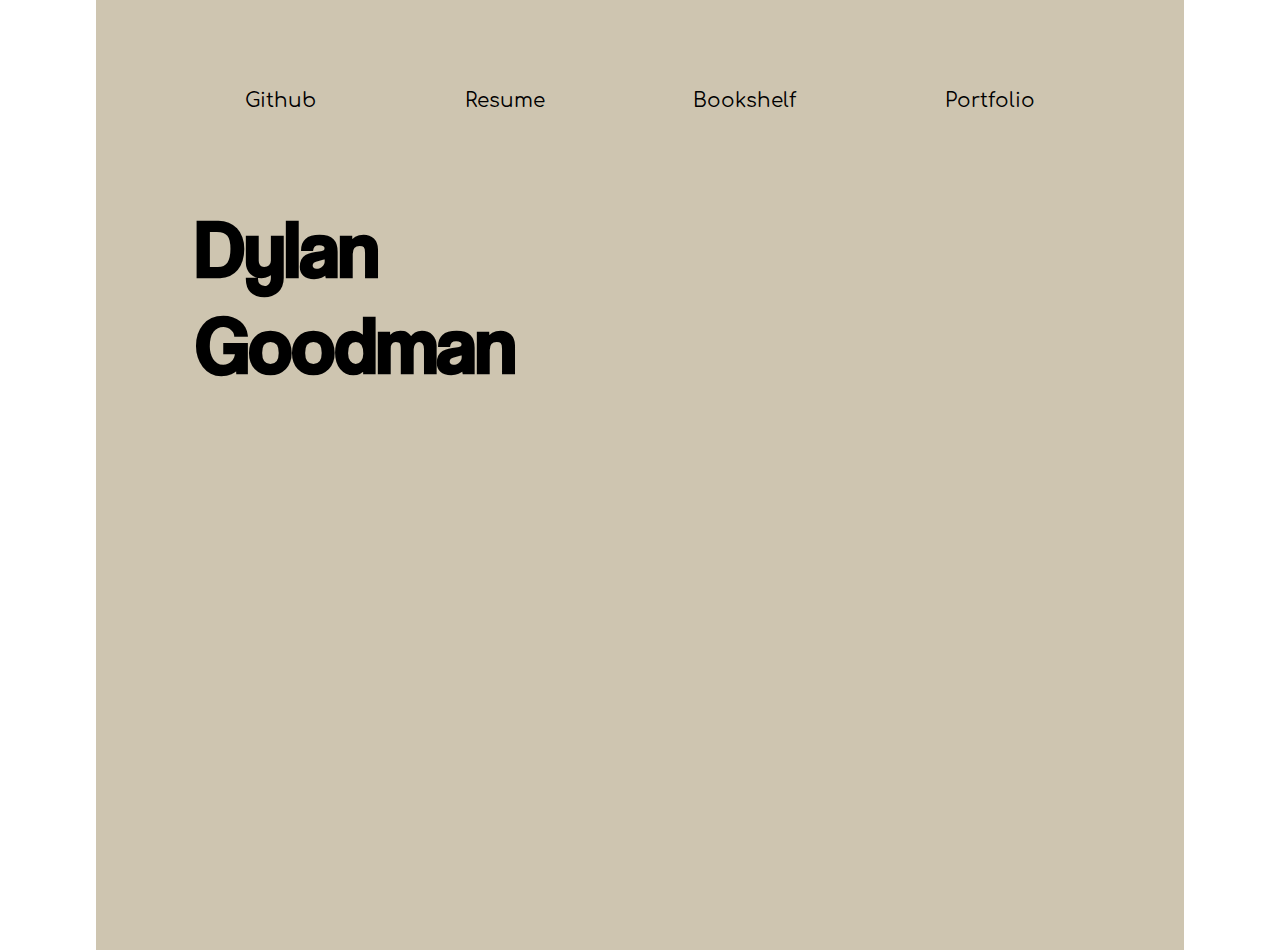
<file: index.html>
<!DOCTYPE html>
<html>
<head>
  <link rel="stylesheet" href="styles.css">
</head>
<body id = "container">
  <div id="menu">

    <a href="https://github.com/DylanGoodman60" target="_blank">Github</a>
    <a href="resume/dylan_goodman_resume.pdf" target="_blank">Resume</a>
    <a href="books.html">Bookshelf</a>
    <a href="portfolio_pages/portfolio-Maffle.html">Portfolio</a>
    <!-- <a href="projects.html">Projects</a> -->

  </div>
<!-- Do something cool -->
  <div id ="name_display">
    <h1 id = "dylan"> Dylan </h1>
    <h1 id = "goodman"> Goodman </h1>
    <!-- <img src="headshot.png" height="300px"> -->
  </div>
</body>
</html>
</file>
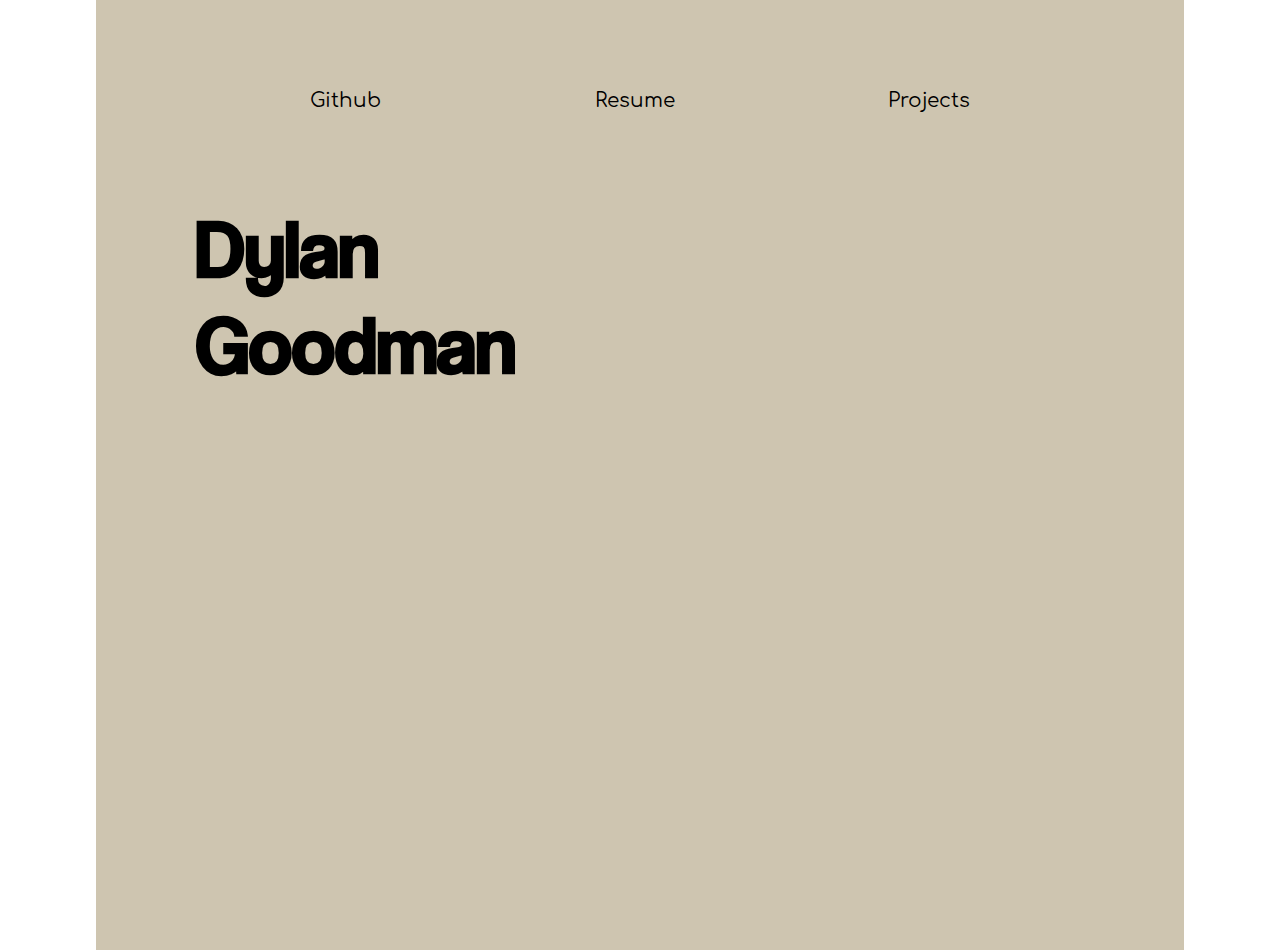
<file: main/index.html>
<!DOCTYPE html>
<html>
<head>
  <link rel="stylesheet" href="styles.css">
</head>
<body id = "container">
  <div id="tier1">

    <a href="https://github.com/DylanGoodman60" target="_blank">Github</a>
    <a href="resume/cv_4.pdf" target="_blank">Resume</a>
    <a href="projects.html">Projects</a>

  </div>

  <div id ="tier2">

    <h1 id = "dylan"> Dylan </h1>
    <h1 id = "goodman"> Goodman </h1>
    <!--<img src="headshot.png" height="300px">-->

  </div>
</body>
</html>
</file>
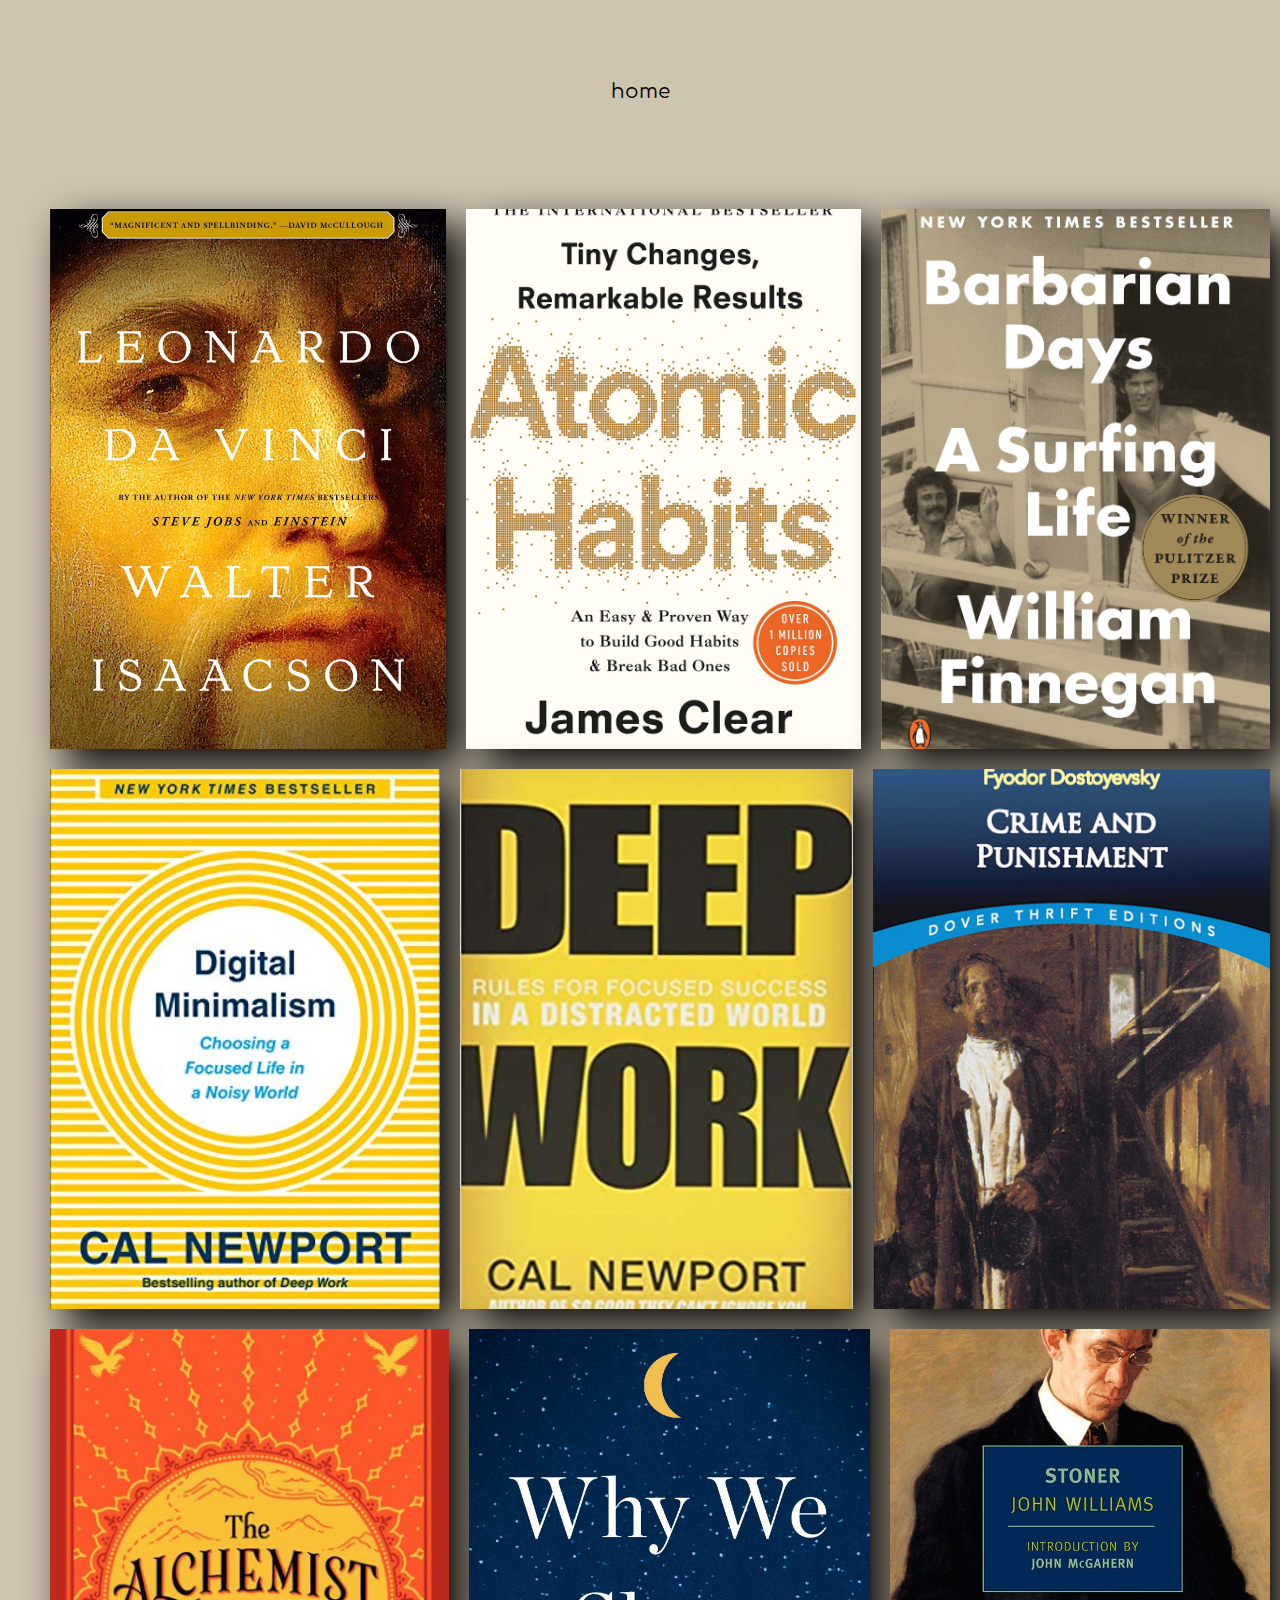
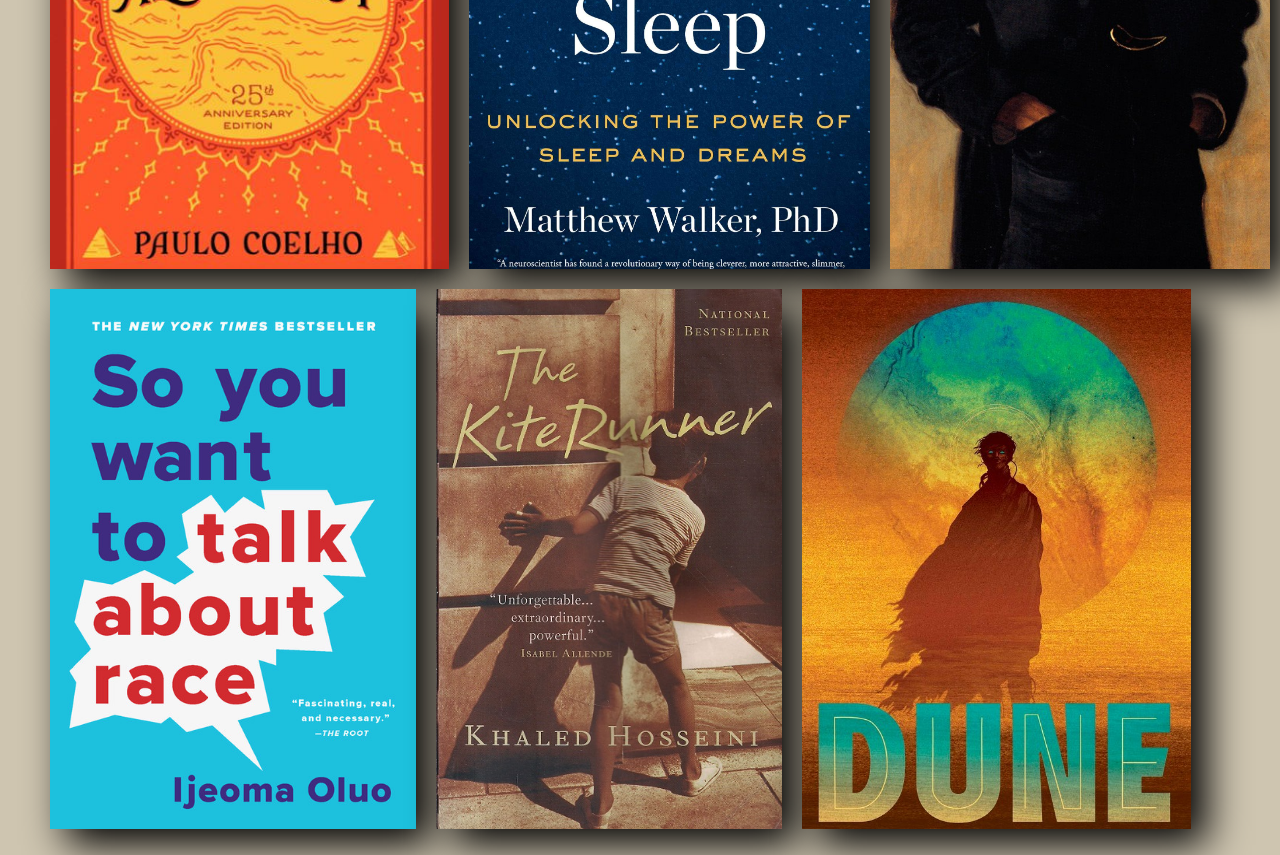
<file: books.html>
<!DOCTYPE html>
<html>
<head>
  <link rel="stylesheet" href="bookstyles.css">
</head>
    <div id="back_container">
        <a href="index.html">home</a>
    </div>

    <div id="books_container">
            <ul>
                <li>
                    <img src="images/leonardo.jpg" alt="Book 1">
                </li>
                <li>
                    <img src="images/atomichabits.jpg" alt="Book 1">
                </li>
                <li>
                    <img src="images/surf.jpg" alt="Book 1">
                </li>
                <li>
                    <img src="images/digitalminimalism.jpg" alt="Book 1">
                </li>
                <li>
                    <img src="images/deepwork.jpg" alt="Book 1">
                </li>
                <li>
                    <img src="images/crime.jpg" alt="Book 1">
                </li>
                <li>
                    <img src="images/alchemist.jpg" alt="Book 1">
                </li>
                <li>
                    <img src="images/sleep.jpg" alt="Book 1">
                </li>
                <li>
                    <img src="images/stoner.jpg" alt="Book 1">
                </li>
                <li>
                    <img src="images/soyouwanttotalkaboutrace.jpg" alt="Book 1">
                </li>
                <li>
                    <img src="images/kiterunner.jpg" alt="Book 1">
                </li>
                <li>
                    <img src="images/dune.jpg" alt="Book 1">
                </li>
            <li></li> <!-- empty for last items -->
    </div>
</html>
</file>
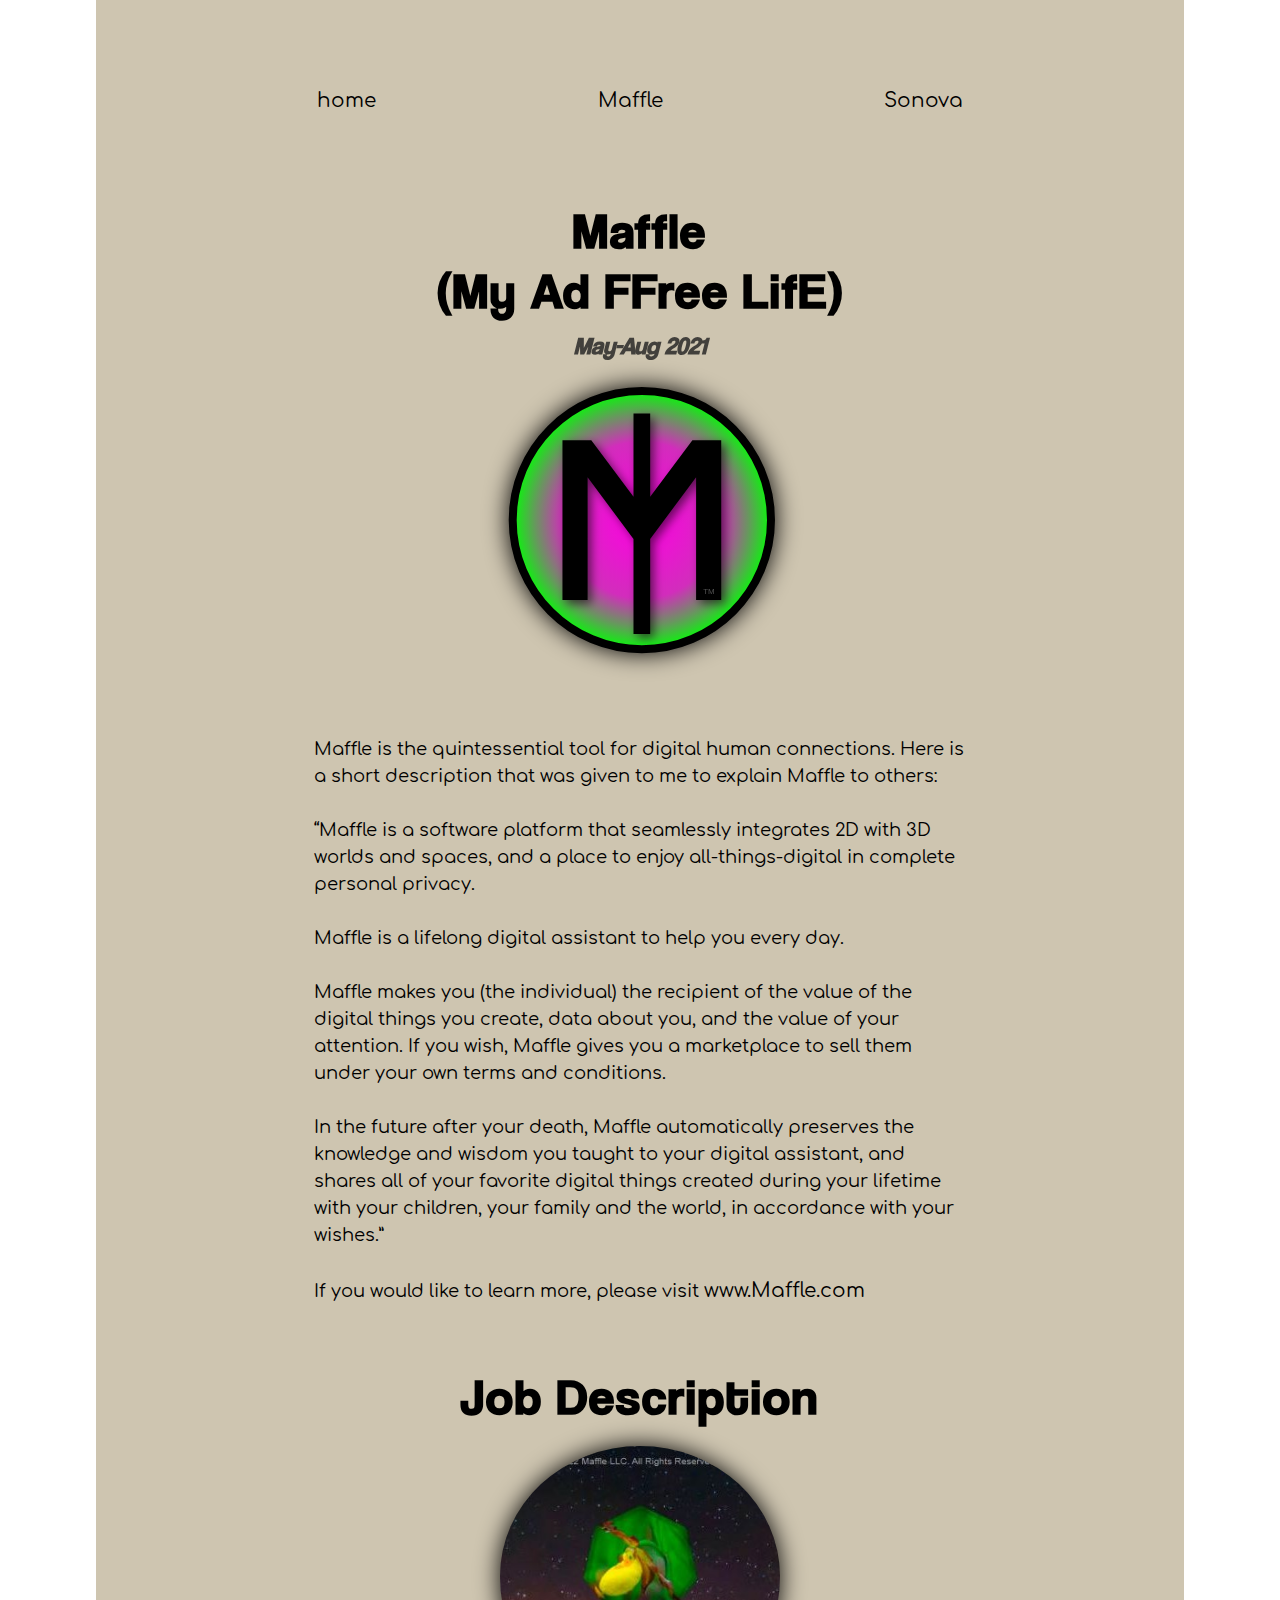
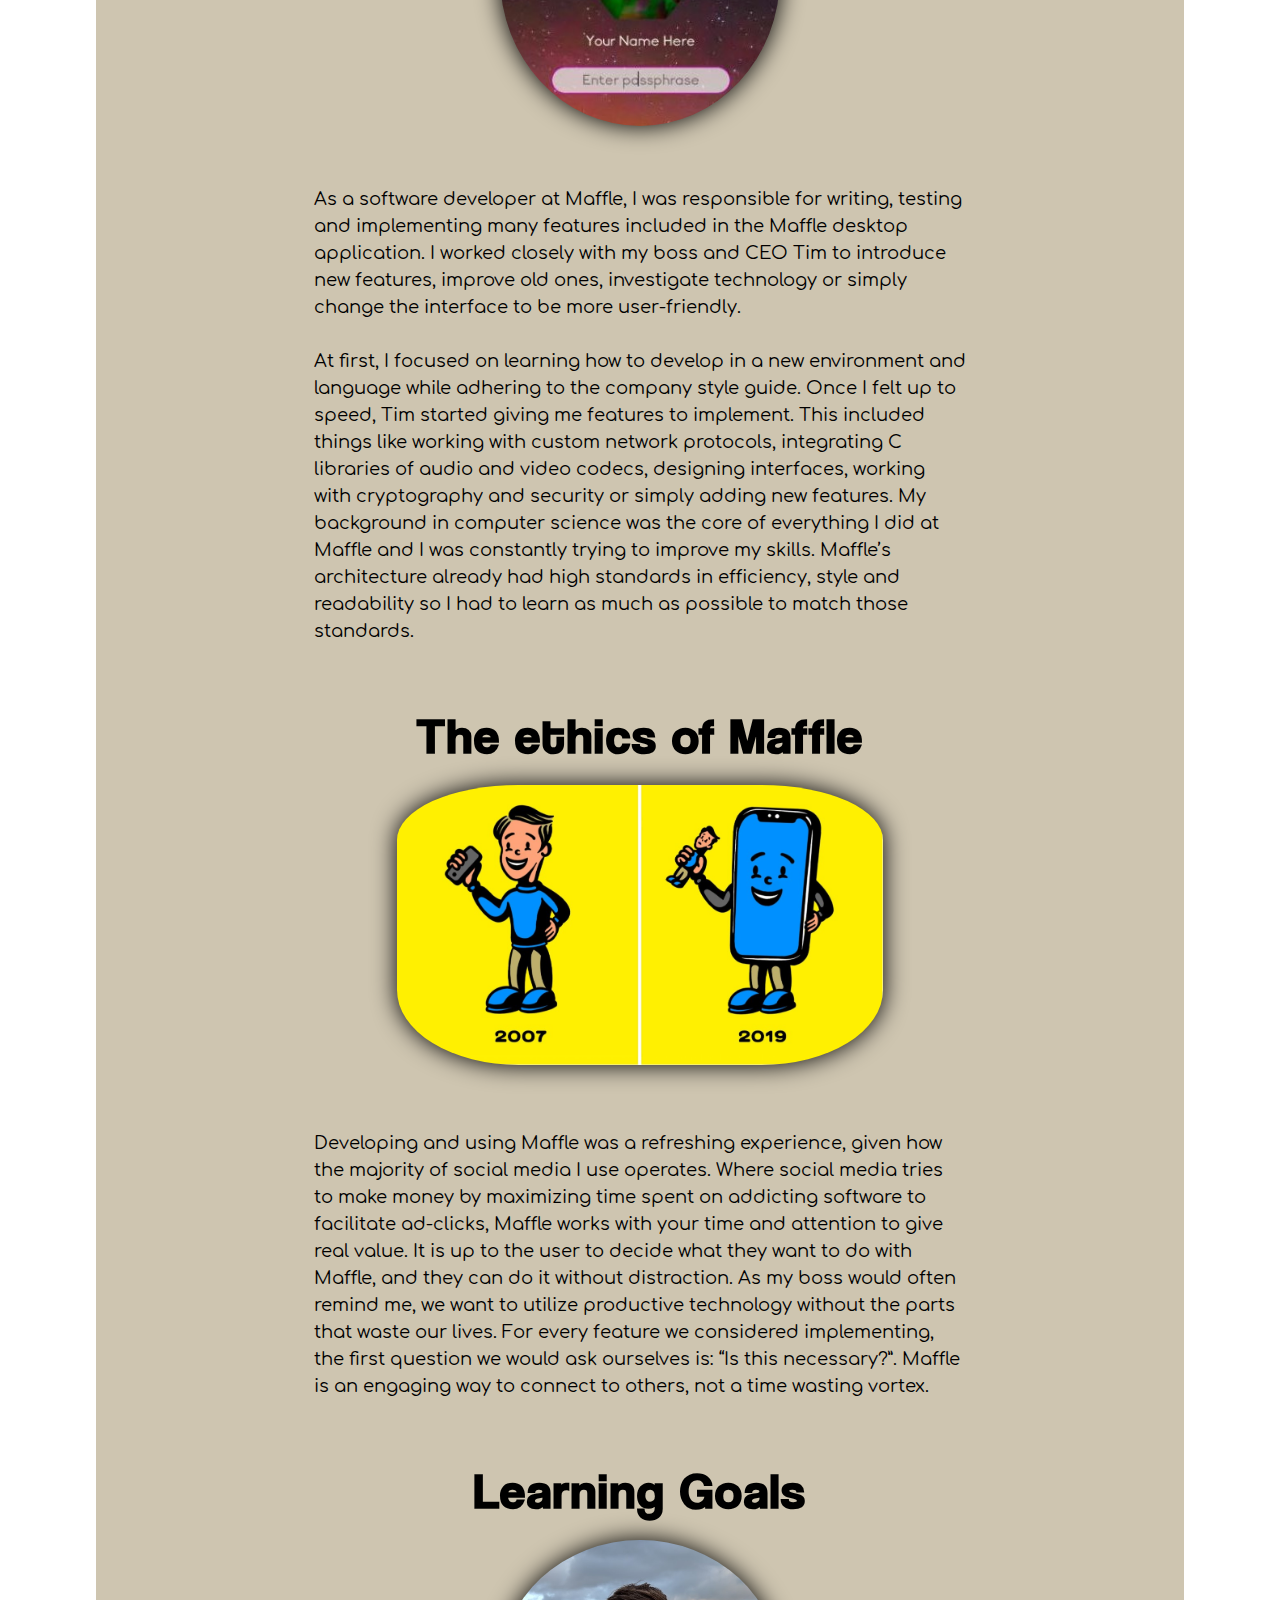
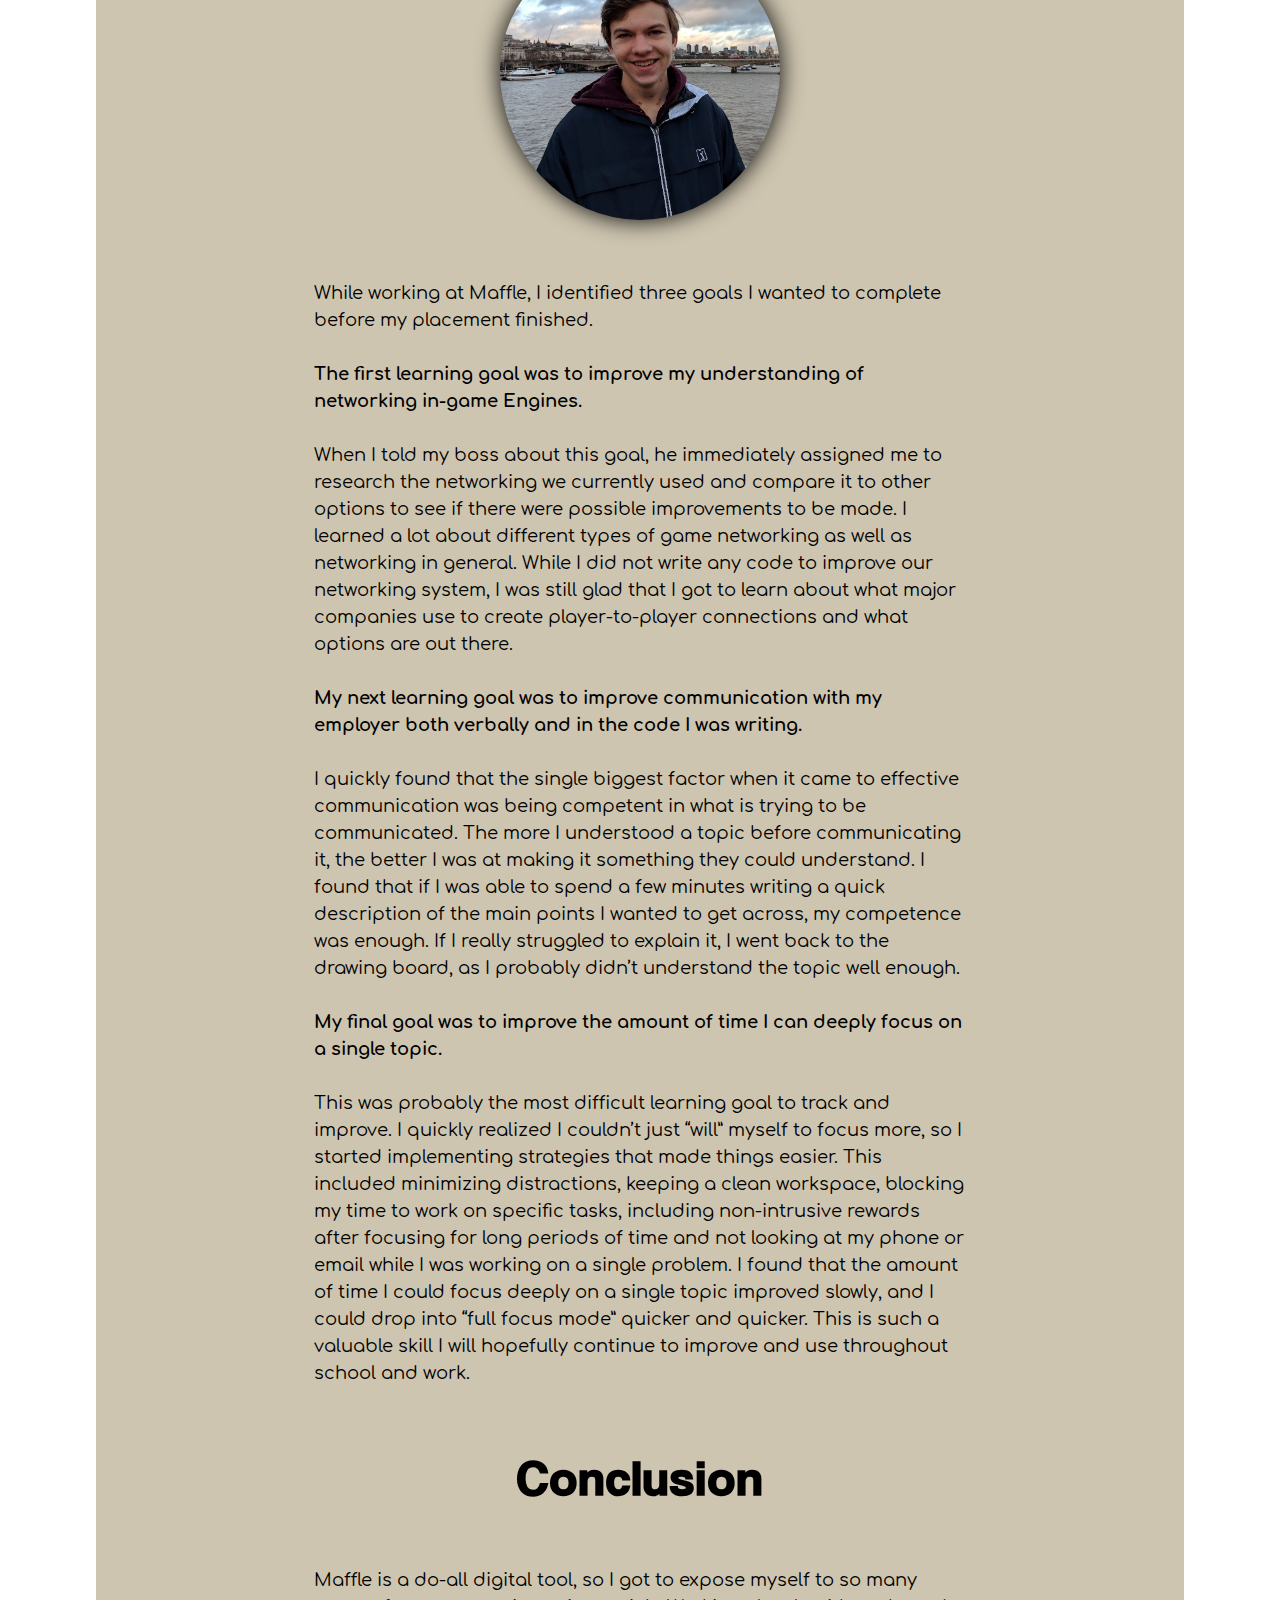
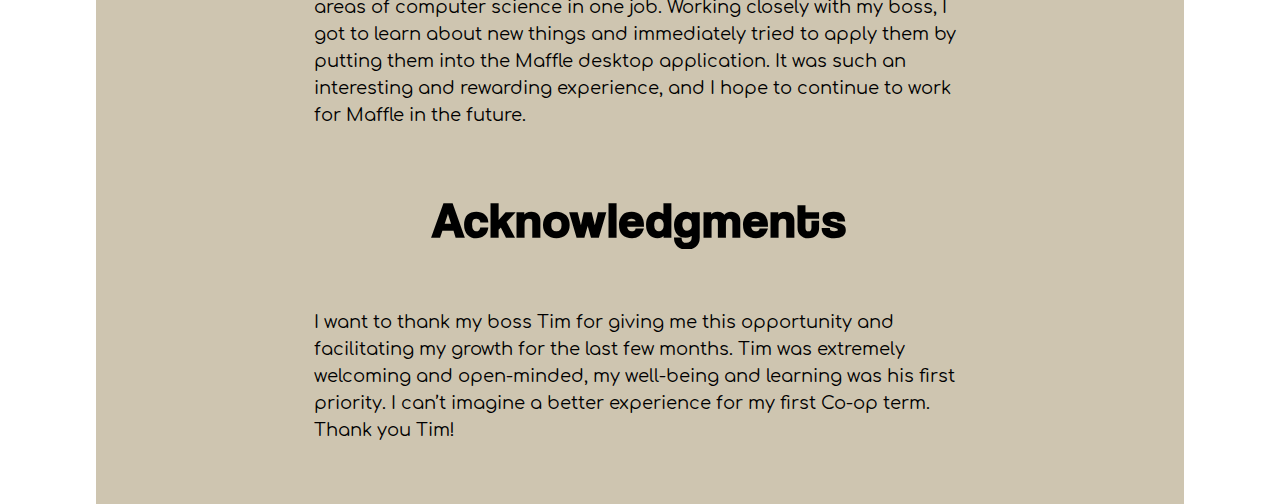
<file: portfolio-Maffle.html>
<!DOCTYPE html>
<html>
<head>
  <link rel="stylesheet" href="styles.css">
</head>
<body id = "container">
  <div id="menu">
    <a href="index.html">home</a>
    <a href="portfolio-Maffle.html">Maffle</a>
    <a href="portfolio-Sonova.html">Sonova</a>
    <!-- <a href="projects.html">Projects</a> -->
  </div>

  <div id ="portfolio_header">
    <h2>Maffle</h2>
    <h2>(My Ad FFree LifE)</h2>
    <h3>May-Aug 2021</h3>
    <a href="https://www.Maffle.com" target="_blank" ><img src="portfolio_icons/maffle.svg" height="300px"></a>
  </div>

  <div id="portfolio_paragraph">
      <p>
    Maffle is the quintessential tool for digital human connections. Here is a short description that was given to me to explain Maffle to others:
        <br><br>
    “Maffle is a software platform that seamlessly integrates 2D with 3D worlds and spaces, and a place to enjoy all-things-digital in complete personal privacy.
        <br><br>
    Maffle is a lifelong digital assistant to help you every day.
        <br><br>
    Maffle makes you (the individual) the recipient of the value of the digital things you create, data about you, and the value of your attention. If you wish, Maffle gives you a marketplace to sell them under your own terms and conditions.
        <br><br>
    In the future after your death, Maffle automatically preserves the knowledge and wisdom you taught to your digital assistant, and shares all of your favorite digital things created during your lifetime with your children, your family and the world, in accordance with your wishes.”
        <br><br>
    If you would like to learn more, please visit <a href="https://www.maffle.com" target="_blank">www.Maffle.com</a>
      </p>
  </div>

  <div id ="portfolio_header">
    <h2>Job Description</h2>
    <img id="keyboard" src="portfolio_icons/keyboard.jpg" height="300px" padding-top="80px">
  </div>

  <div id="portfolio_paragraph">
      <p>
        As a software developer at Maffle, I was responsible for writing, testing and implementing many features included in the Maffle desktop application. I worked closely with my boss and CEO Tim to introduce new features, improve old ones, investigate technology or simply change the interface to be more user-friendly. 
        <br><br>
        At first, I focused on learning how to develop in a new environment and language while adhering to the company style guide. Once I felt up to speed, Tim started giving me features to implement. This included things like working with custom network protocols, integrating C libraries of audio and video codecs, designing interfaces, working with cryptography and security or simply adding new features. My background in computer science was the core of everything I did at Maffle and I was constantly trying to improve my skills. Maffle’s architecture already had high standards in efficiency, style and readability so I had to learn as much as possible to match those standards.

        
      </p>
  </div>

  <div id ="portfolio_header">
    <h2>The ethics of Maffle</h2>
    <a href="https://www.nytimes.com/2019/01/25/opinion/sunday/steve-jobs-never-wanted-us-to-use-our-iphones-like-this.html"><img id="cal_image" src="portfolio_icons/book.jpg" height="300px" padding-top="80px"></a>
  </div>

  <div id="portfolio_paragraph">
      <p>
        Developing and using Maffle was a refreshing experience, given how the majority of social media I use operates. Where social media tries to make money by maximizing time spent on addicting software to facilitate ad-clicks, Maffle works with your time and attention to give real value. It is up to the user to decide what they want to do with Maffle, and they can do it without distraction. As my boss would often remind me, we want to utilize productive technology without the parts that waste our lives. For every feature we considered implementing, the first question we would ask ourselves is: “Is this necessary?”. Maffle is an engaging way to connect to others, not a time wasting vortex.
      </p>
  </div>

  <div id ="portfolio_header">
    <h2>Learning Goals</h2>
    <img id="keyboard" src="portfolio_icons/mountain.jpg" height="300px" padding-top="80px">
  </div>

  <div id="portfolio_paragraph">
      <p>
        While working at Maffle, I identified three goals I wanted to complete before my placement finished.
        <br><br>
        <b>The first learning goal was to improve my understanding of networking in-game Engines.</b> 
        <br><br>
        When I told my boss about this goal, he immediately assigned me to research the networking we currently used and compare it to other options to see if there were possible improvements to be made. I learned a lot about different types of game networking as well as networking in general. While I did not write any code to improve our networking system, I was still glad that I got to learn about what major companies use to create player-to-player connections and what options are out there.
        <br><br>
        <b>My next learning goal was to improve communication with my employer both verbally and in the code I was writing.</b>
        <br><br>
        I quickly found that the single biggest factor when it came to effective communication was being competent in what is trying to be communicated. The more I understood a topic before communicating it, the better I was at making it something they could understand. I found that if I was able to spend a few minutes writing a quick description of the main points I wanted to get across, my competence was enough. If I really struggled to explain it, I went back to the drawing board, as I probably didn’t understand the topic well enough.
        <br><br>
        <b>My final goal was to improve the amount of time I can deeply focus on a single topic.</b>
        <br><br>
        This was probably the most difficult learning goal to track and improve. I quickly realized I couldn’t just “will” myself to focus more, so I started implementing strategies that made things easier. This included minimizing distractions, keeping a clean workspace, blocking my time to work on specific tasks, including non-intrusive rewards after focusing for long periods of time and not looking at my phone or email while I was working on a single problem. I found that the amount of time I could focus deeply on a single topic improved slowly, and I could drop into “full focus mode” quicker and quicker. This is such a valuable skill I will hopefully continue to improve and use throughout school and work. 
    </p>
  </div>

  <div id ="portfolio_header">
    <h2>Conclusion</h2>
    <!-- <img src="portfolio_icons/maffle.svg" height="300px"> -->
  </div>

  <div id="portfolio_paragraph">
      <p>
        Maffle is a do-all digital tool, so I got to expose myself to so many areas of computer science in one job. Working closely with my boss, I got to learn about new things and immediately tried to apply them by putting them into the Maffle desktop application. It was such an interesting and rewarding experience, and I hope to continue to work for Maffle in the future.
    </p>
  </div>

  <div id ="portfolio_header">
    <h2>Acknowledgments</h2>
    <!-- <img src="portfolio_icons/maffle.svg" height="300px"> -->
  </div>

  <div id="portfolio_paragraph">
      <p>
        I want to thank my boss Tim for giving me this opportunity and facilitating my growth for the last few months. Tim was extremely welcoming and open-minded, my well-being and learning was his first priority. I can’t imagine a better experience for my first Co-op term. Thank you Tim!
    </p>
  </div>

</body>
</html>
</file>
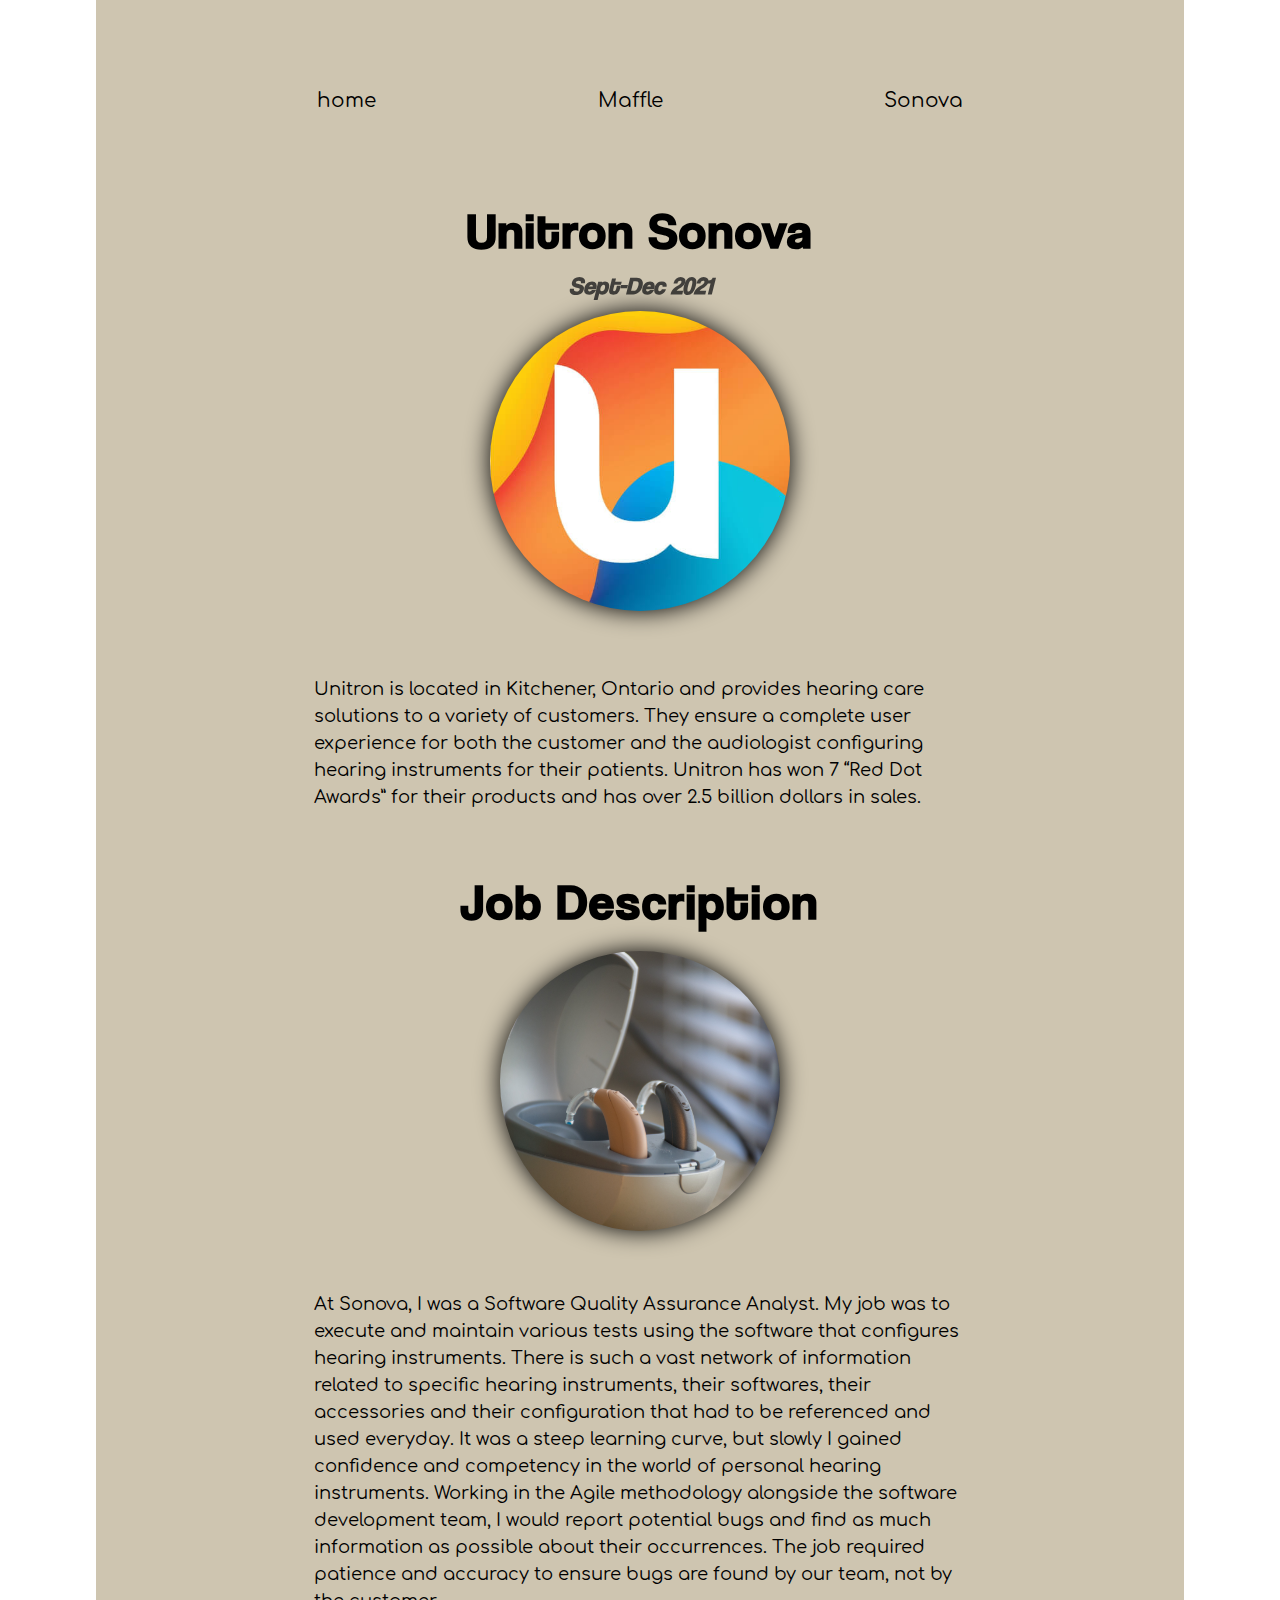
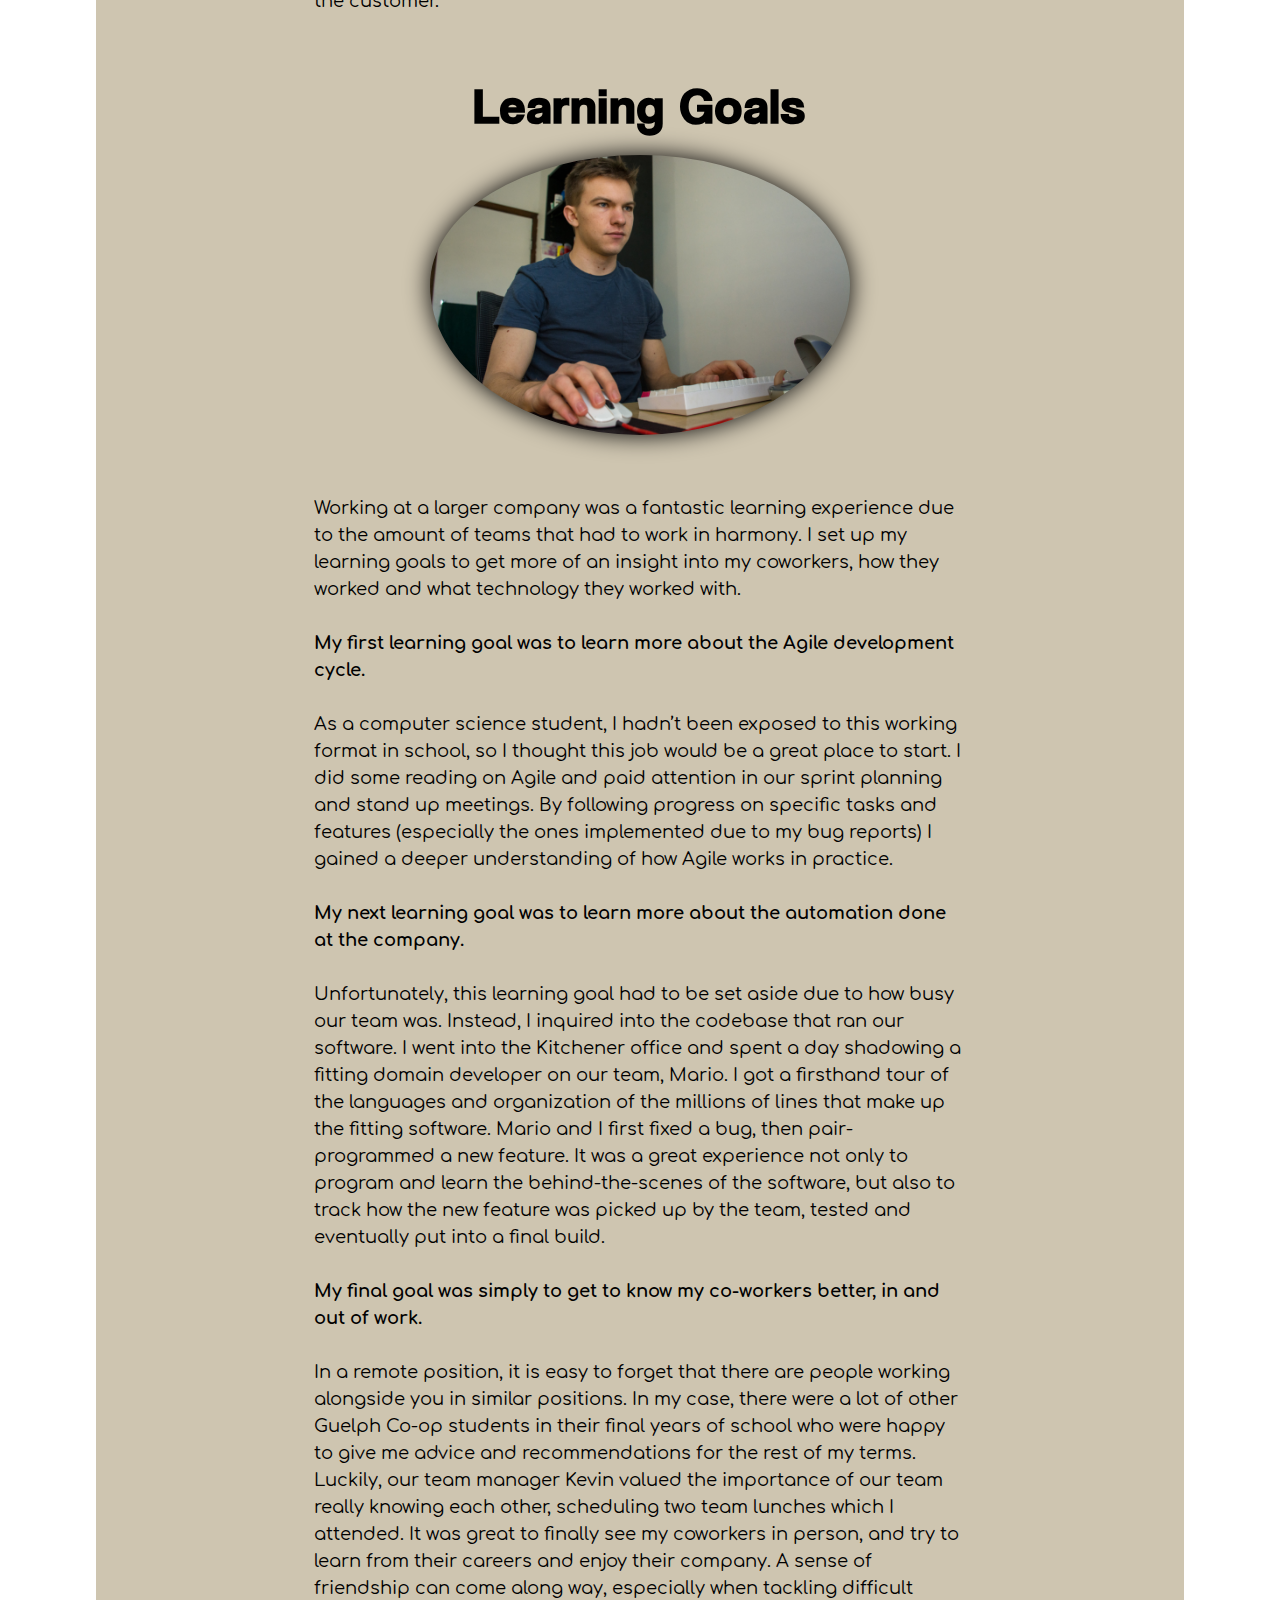
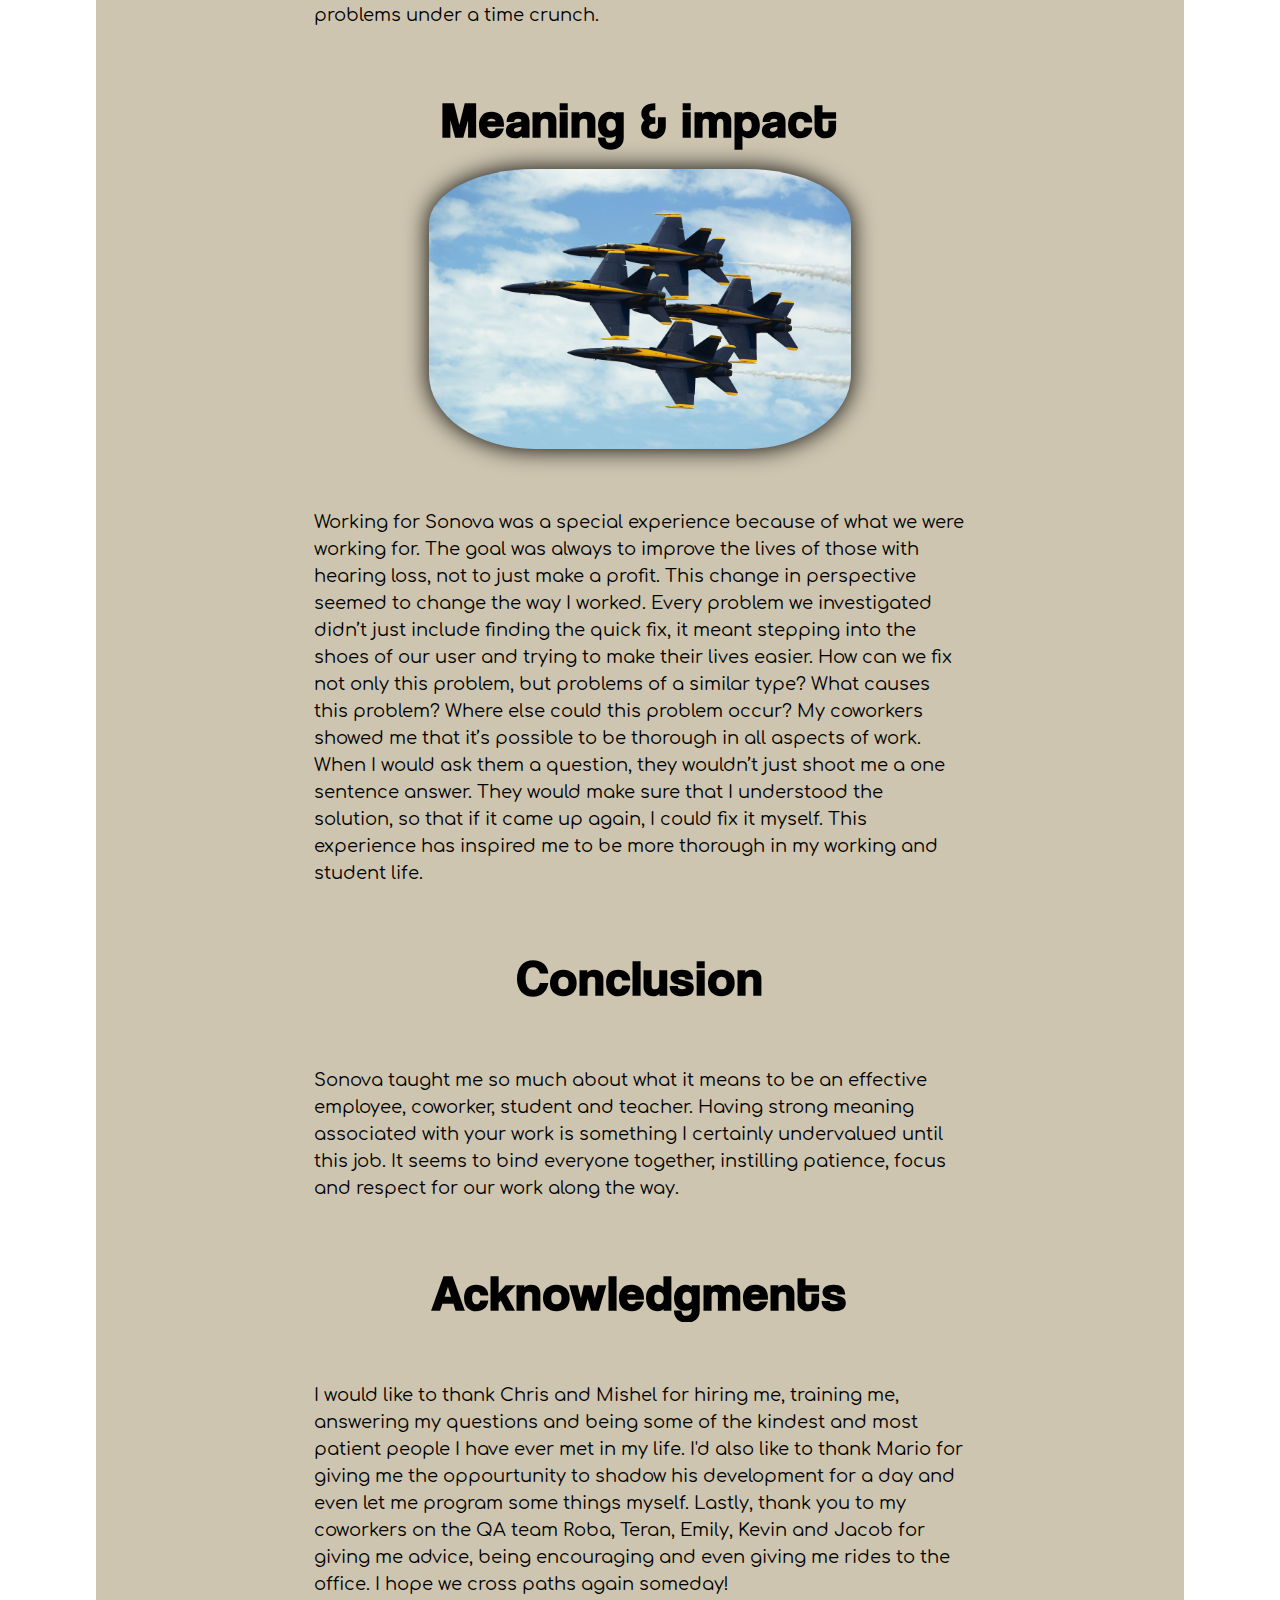
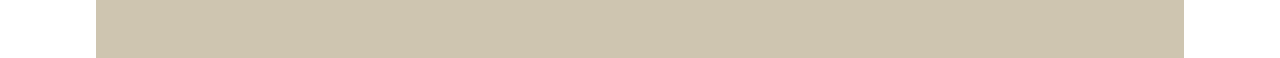
<file: portfolio-Sonova.html>
<!DOCTYPE html>
<html>
<head>
  <link rel="stylesheet" href="styles.css">
</head>
<body id = "container">
  <div id="menu">
    <a href="index.html">home</a>
    <a href="portfolio-Maffle.html">Maffle</a>
    <a href="portfolio-Sonova.html">Sonova</a>
    <!-- <a href="projects.html">Projects</a> -->
  </div>

  <div id ="portfolio_header">
    <h2>Unitron Sonova</h2>
    <h3>Sept-Dec 2021</h3>
    <a href="https://www.unitron.com/ca/en_ca.html" target="_blank" ><img src="portfolio_icons/unitron.jpg" height="300px"></a>
  </div>

  <div id="portfolio_paragraph">
      <p>
        Unitron is located in Kitchener, Ontario and provides hearing care solutions to a variety of customers. They ensure a complete user experience for both the customer and the audiologist configuring hearing instruments for their patients. Unitron has won 7 “Red Dot Awards” for their products and has over 2.5 billion dollars in sales.
      </p>
  </div>

  <div id ="portfolio_header">
    <h2>Job Description</h2>
    <img id="keyboard" src="portfolio_icons/HI-4.jpg" height="300px" padding-top="80px">
  </div>

  <div id="portfolio_paragraph">
      <p>
        At Sonova, I was a Software Quality Assurance Analyst. My job was to execute and maintain various tests using the software that configures hearing instruments. There is such a vast network of information related to specific hearing instruments, their softwares, their accessories and their configuration that had to be referenced and used everyday. It was a steep learning curve, but slowly I gained confidence and competency in the world of personal hearing instruments. Working in the Agile methodology alongside the software development team, I would report potential bugs and find as much information as possible about their occurrences. The job required patience and accuracy to ensure bugs are found by our team, not by the customer.
        
      </p>
  </div>

  <div id ="portfolio_header">
    <h2>Learning Goals</h2>
    <img id="keyboard" src="portfolio_icons/ME-2.jpg" height="300px" padding-top="80px">
  </div>

  <div id="portfolio_paragraph">
      <p>
        Working at a larger company was a fantastic learning experience due to the amount of teams that had to work in harmony. I set up my learning goals to get more of an insight into my coworkers, how they worked and what technology they worked with. 
        <br><br>
        <b>My first learning goal was to learn more about the Agile development cycle.</b>
        <br><br>
        As a computer science student, I hadn’t been exposed to this working format in school, so I thought this job would be a great place to start. I did some reading on Agile and paid attention in our sprint planning and stand up meetings. By following progress on specific tasks and features (especially the ones implemented due to my bug reports) I gained a deeper understanding of how Agile works in practice.
        <br><br>
        <b>My next learning goal was to learn more about the automation done at the company. </b>
        <br><br>
        Unfortunately, this learning goal had to be set aside due to how busy our team was. Instead, I inquired into the codebase that ran our software. I went into the Kitchener office and spent a day shadowing a fitting domain developer on our team, Mario. I got a firsthand tour of the languages and organization of the millions of lines that make up the fitting software. Mario and I first fixed a bug, then pair-programmed a new feature. It was a great experience not only to program and learn the behind-the-scenes of the software, but also to track how the new feature was picked up by the team, tested and eventually put into a final build.
        <br><br>
      <b>My final goal was simply to get to know my co-workers better, in and out of work.</b>
        <br><br>
        In a remote position, it is easy to forget that there are people working alongside you in similar positions. In my case, there were a lot of other Guelph Co-op students in their final years of school who were happy to give me advice and recommendations for the rest of my terms. Luckily, our team manager Kevin valued the importance of our team really knowing each other, scheduling two team lunches which I attended. It was great to finally see my coworkers in person, and try to learn from their careers and enjoy their company. A sense of friendship can come along way, especially when tackling difficult problems under a time crunch.
    </p>
  </div>


  <div id ="portfolio_header">
    <h2>Meaning & impact</h2>
    <img id="cal_image" src="portfolio_icons/team.jpg" height="300px" padding-top="80px">
  </div>

  <div id="portfolio_paragraph">
      <p>
        Working for Sonova was a special experience because of what we were working for. The goal was always to improve the lives of those with hearing loss, not to just make a profit. This change in perspective seemed to change the way I worked. Every problem we investigated didn’t just include finding the quick fix, it meant stepping into the shoes of our user and trying to make their lives easier. How can we fix not only this problem, but problems of a similar type? What causes this problem? Where else could this problem occur? My coworkers showed me that it’s possible to be thorough in all aspects of work. When I would ask them a question, they wouldn’t just shoot me a one sentence answer. They would make sure that I understood the solution, so that if it came up again, I could fix it myself. This experience has inspired me to be more thorough in my working and student life.
      </p>
  </div>

  <div id ="portfolio_header">
    <h2>Conclusion</h2>
    <!-- <img src="portfolio_icons/maffle.svg" height="300px"> -->
  </div>

  <div id="portfolio_paragraph">
      <p>
        Sonova taught me so much about what it means to be an effective employee, coworker, student and teacher. Having strong meaning associated with your work is something I certainly undervalued until this job. It seems to bind everyone together, instilling patience, focus and respect for our work along the way.
    </p>
  </div>

  <div id ="portfolio_header">
    <h2>Acknowledgments</h2>
    <!-- <img src="portfolio_icons/maffle.svg" height="300px"> -->
  </div>

  <div id="portfolio_paragraph">
      <p>
        I would like to thank Chris and Mishel for hiring me, training me, answering my questions and being some of the kindest and most patient people I have ever met in my life. I'd also like to thank Mario for giving me the oppourtunity to shadow his development for a day and even let me program some things myself. Lastly, thank you to my coworkers on the QA team Roba, Teran, Emily, Kevin and Jacob for giving me advice, being encouraging and even giving me rides to the office. I hope we cross paths again someday!  </p>
  </div>

</body>
</html>
</file>
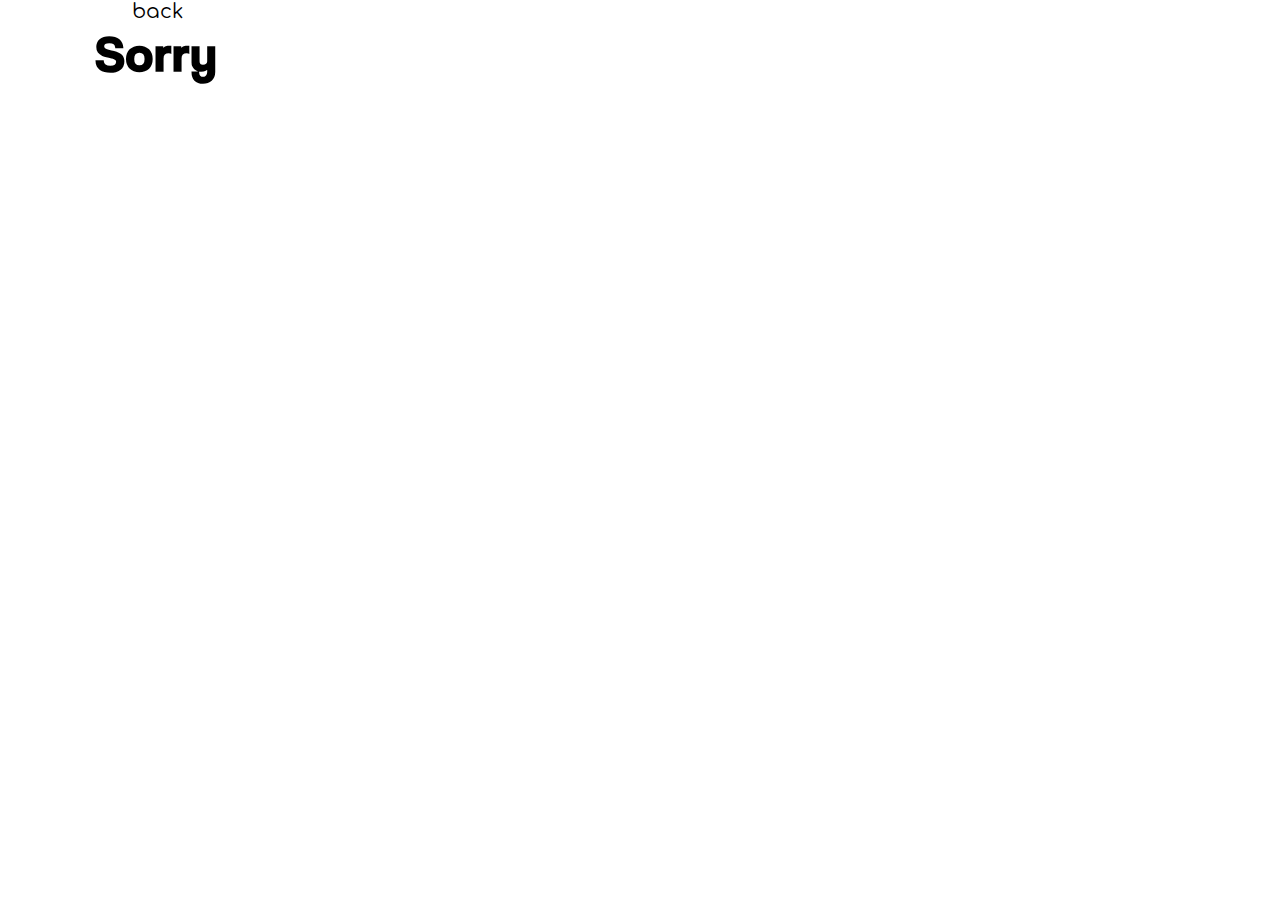
<file: projects.html>
<!DOCTYPE html>
<html>
<head>
  <link rel="stylesheet" href="styles.css">
</head>
<body id = "container">
  <div id="project">

    <div id="tier1">

      <a href="main.html">back</a>


    </div>

    <div id ="tier2">

      <h2> Sorry </h2>

    </div>
</body>
</html>
</file>
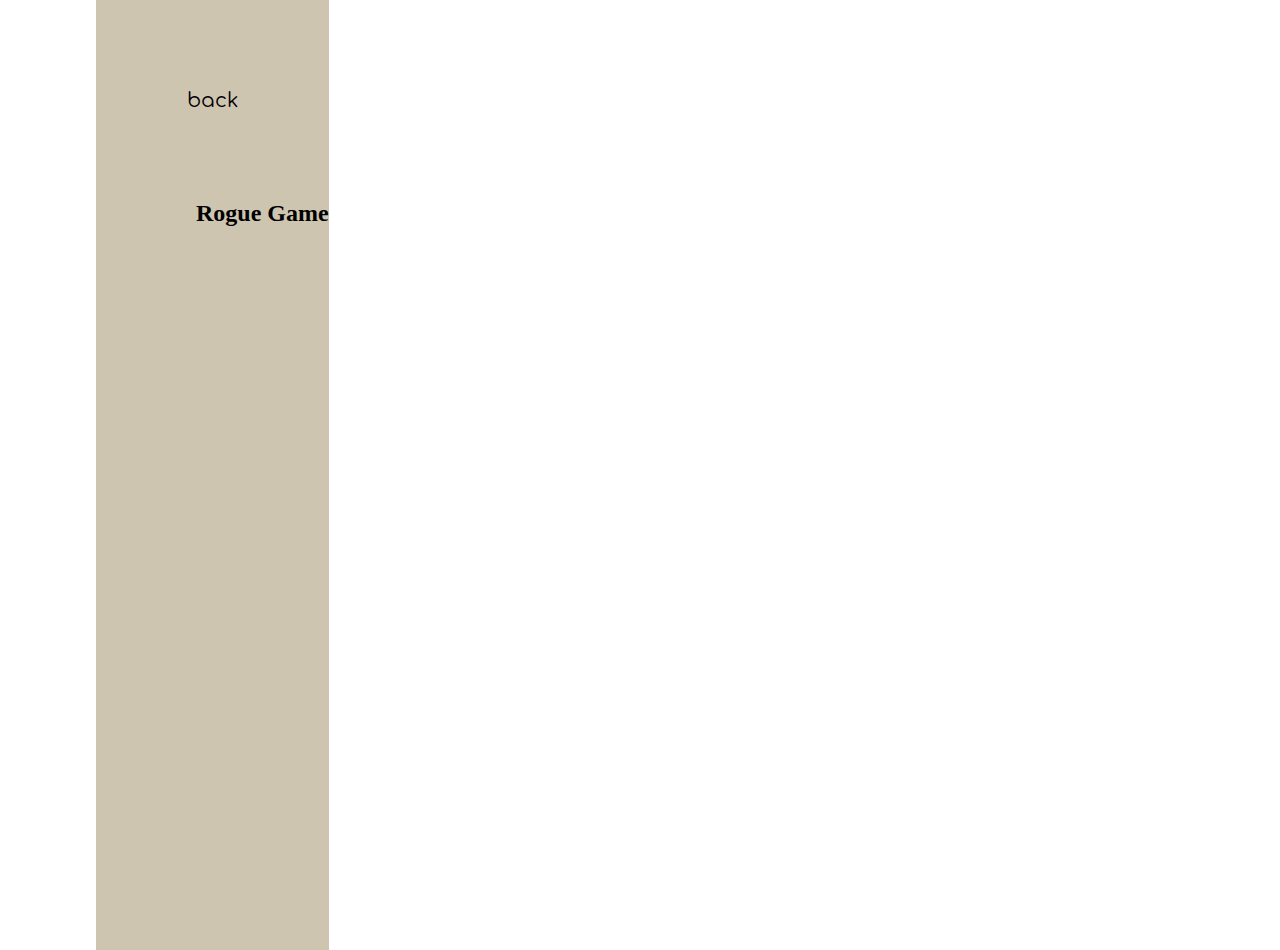
<file: main/projects.html>
<!DOCTYPE html>
<html>
<head>
  <link rel="stylesheet" href="styles.css">
</head>
<body id = "container">
  <div id="project">

    <div id="tier1">

      <a href="main.html">back</a>


    </div>

    <div id ="tier2">

      <h2> Rogue Game </h2>

    </div>
</body>
</html>
</file>
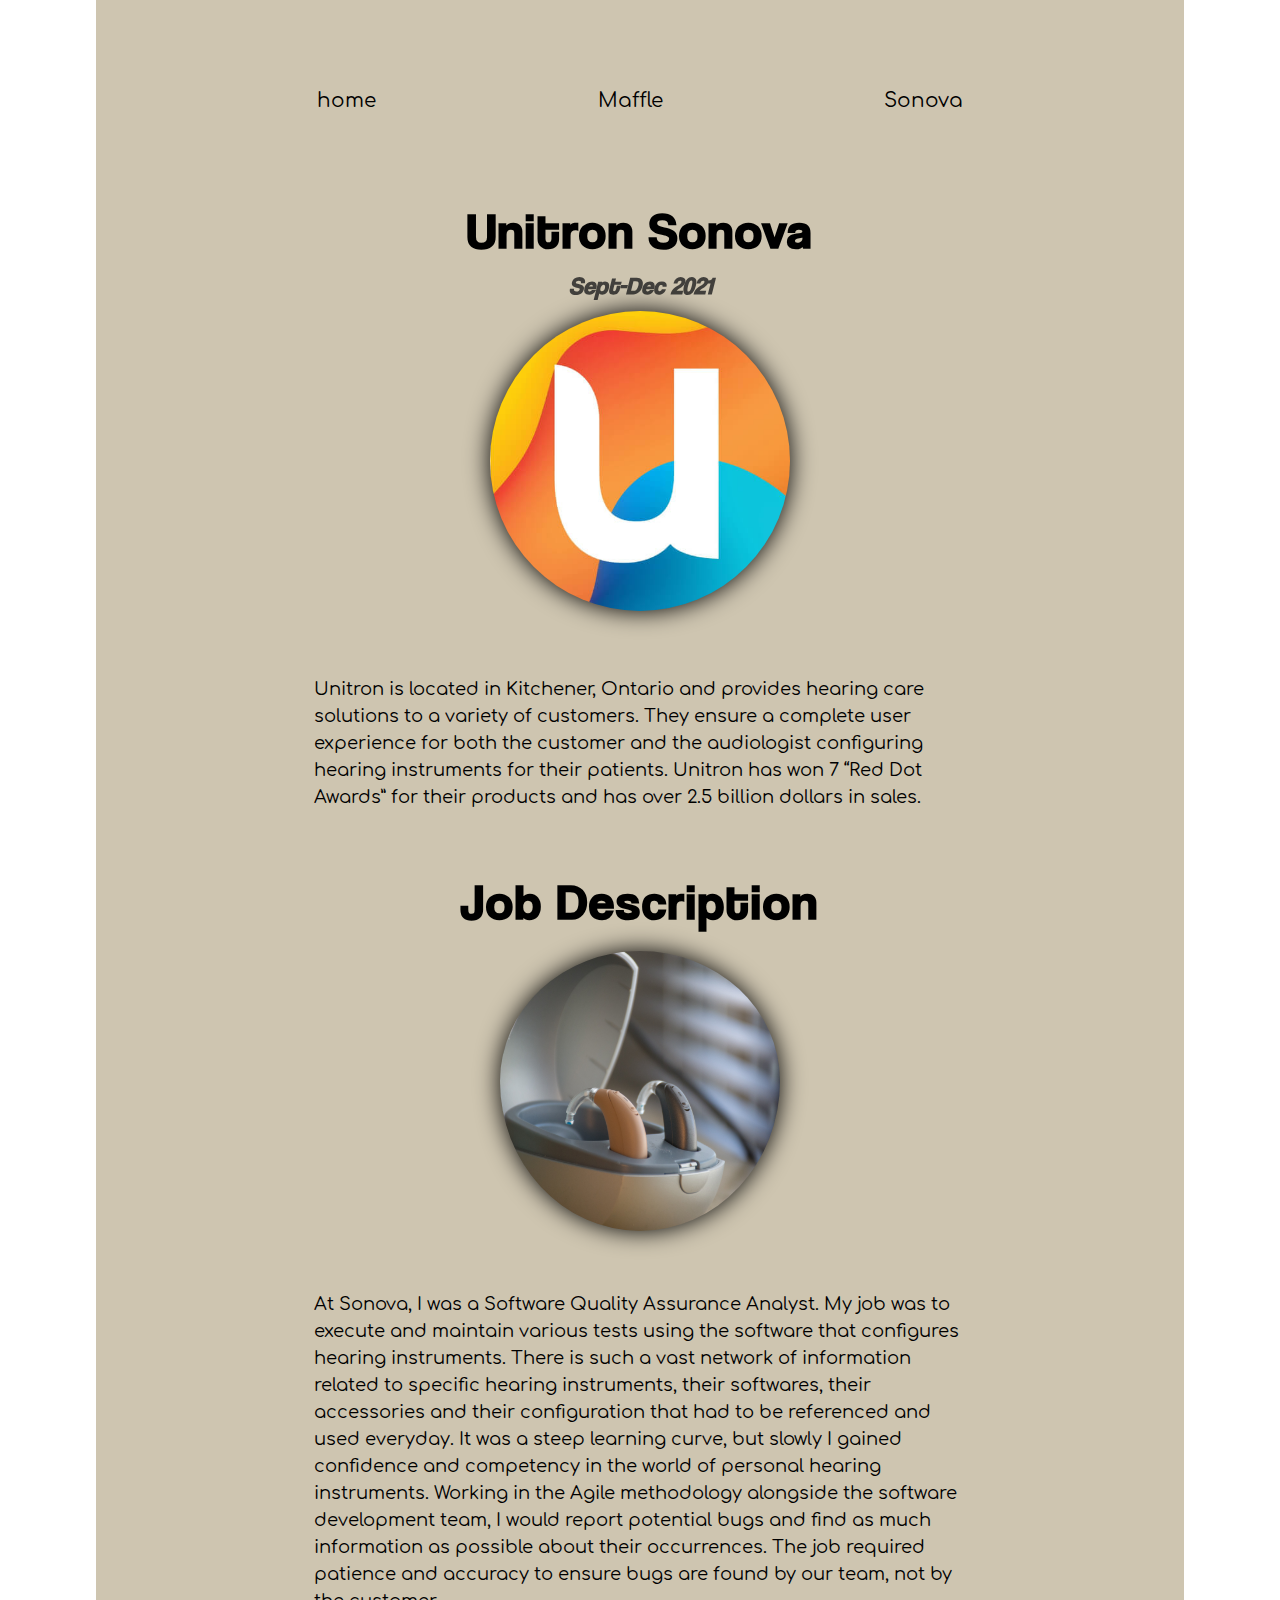
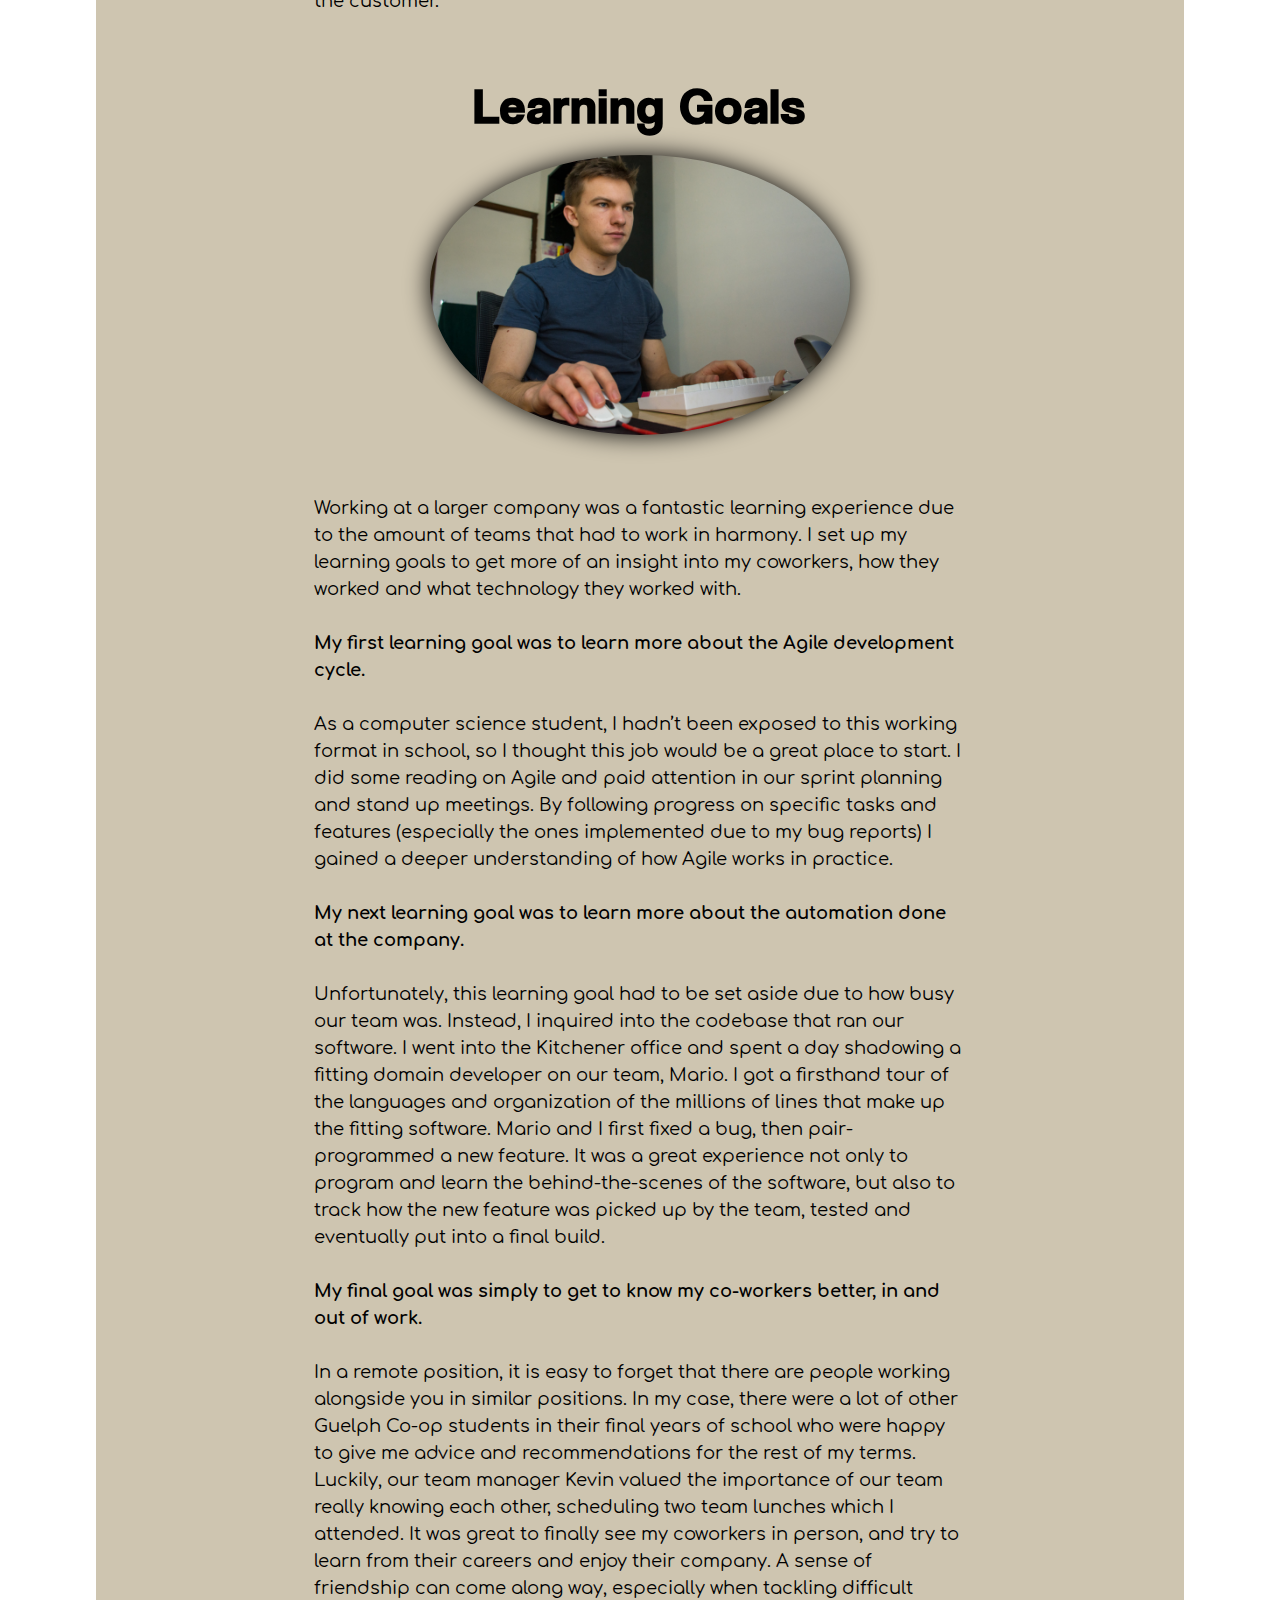
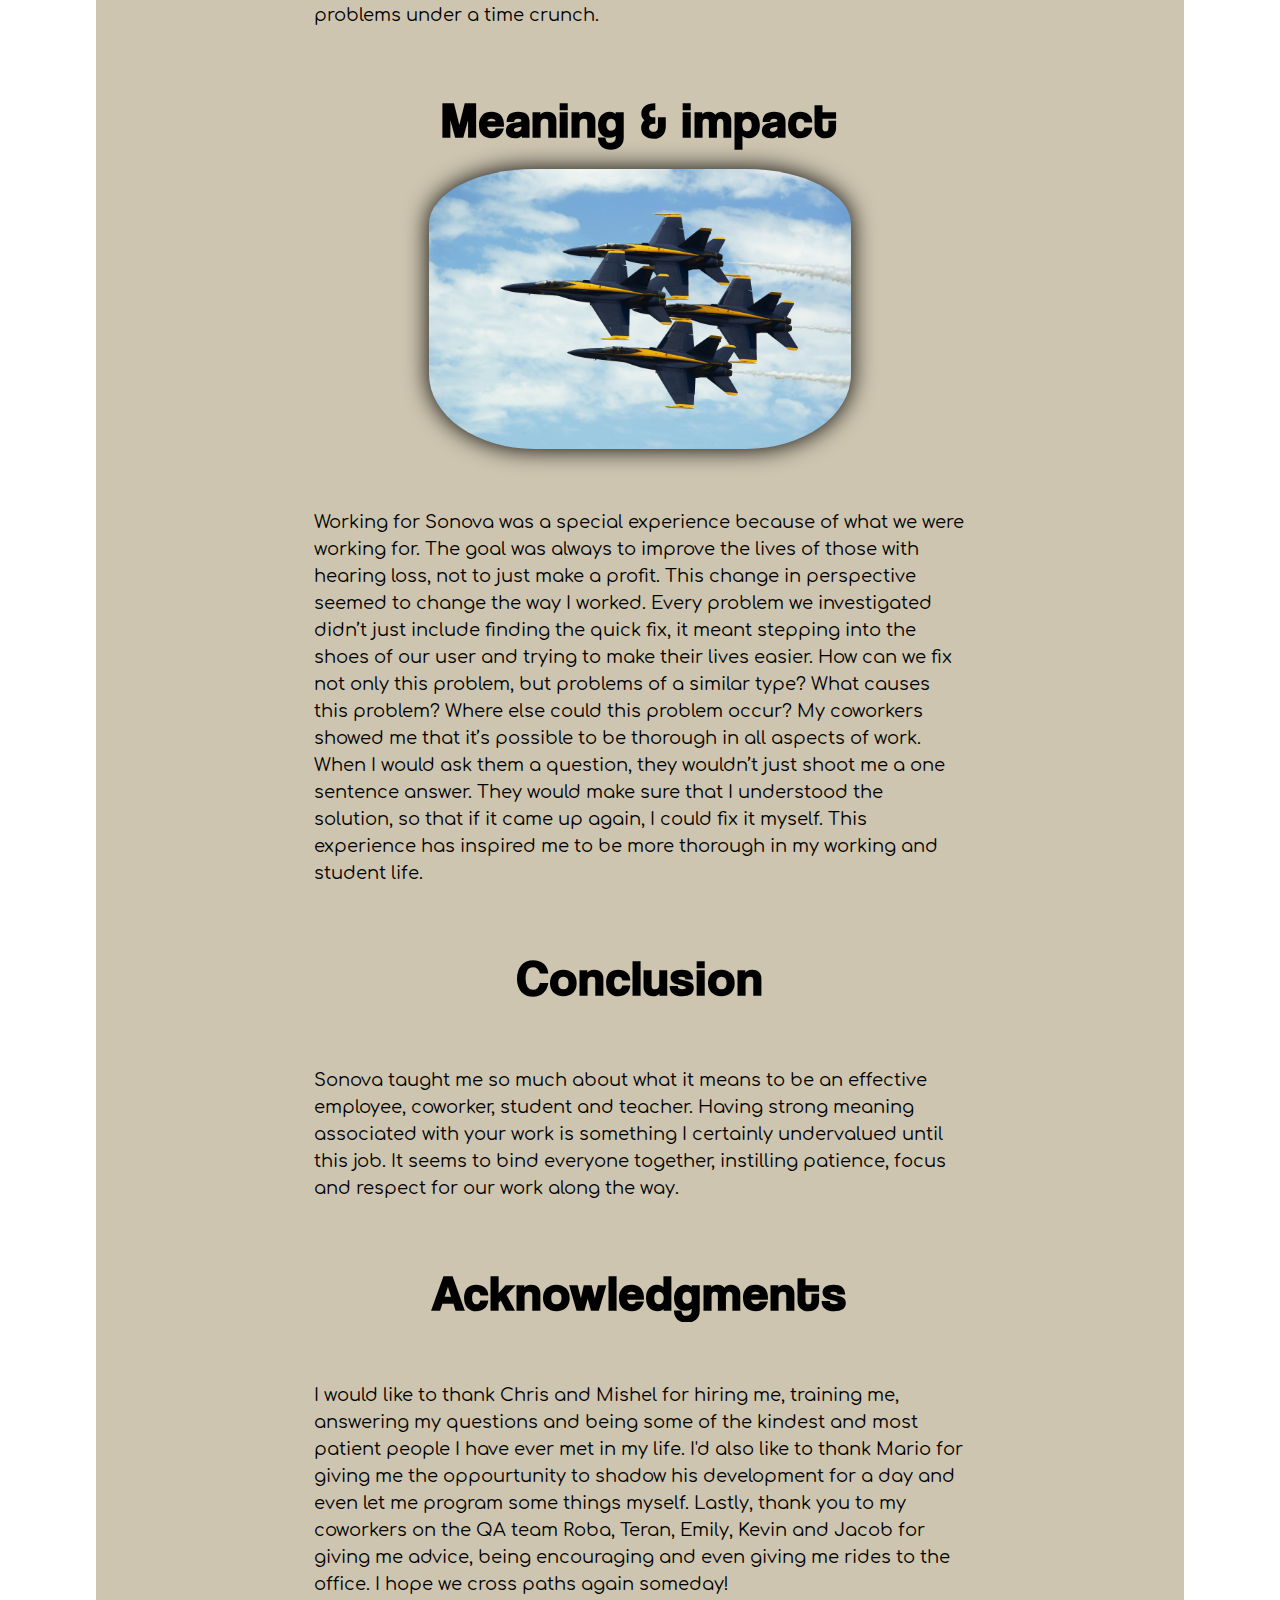
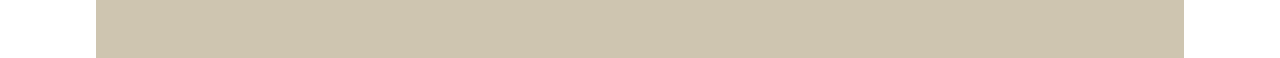
<file: portfolio_pages/portfolio-Sonova.html>
<!DOCTYPE html>
<html>
<head>
  <link rel="stylesheet" href="../styles.css">
</head>
<body id = "container">
  <div id="menu">
    <a href="../index.html">home</a>
    <a href="portfolio-Maffle.html">Maffle</a>
    <a href="portfolio-Sonova.html">Sonova</a>
    <!-- <a href="projects.html">Projects</a> -->
  </div>

  <div id ="portfolio_header">
    <h2>Unitron Sonova</h2>
    <h3>Sept-Dec 2021</h3>
    <a href="https://www.unitron.com/ca/en_ca.html" target="_blank" ><img src="../portfolio_icons/unitron.jpg" height="300px"></a>
  </div>

  <div id="portfolio_paragraph">
      <p>
        Unitron is located in Kitchener, Ontario and provides hearing care solutions to a variety of customers. They ensure a complete user experience for both the customer and the audiologist configuring hearing instruments for their patients. Unitron has won 7 “Red Dot Awards” for their products and has over 2.5 billion dollars in sales.
      </p>
  </div>

  <div id ="portfolio_header">
    <h2>Job Description</h2>
    <img id="keyboard" src="../portfolio_icons/HI-4.jpg" height="300px" padding-top="80px">
  </div>

  <div id="portfolio_paragraph">
      <p>
        At Sonova, I was a Software Quality Assurance Analyst. My job was to execute and maintain various tests using the software that configures hearing instruments. There is such a vast network of information related to specific hearing instruments, their softwares, their accessories and their configuration that had to be referenced and used everyday. It was a steep learning curve, but slowly I gained confidence and competency in the world of personal hearing instruments. Working in the Agile methodology alongside the software development team, I would report potential bugs and find as much information as possible about their occurrences. The job required patience and accuracy to ensure bugs are found by our team, not by the customer.
        
      </p>
  </div>

  <div id ="portfolio_header">
    <h2>Learning Goals</h2>
    <img id="keyboard" src="../portfolio_icons/ME-2.jpg" height="300px" padding-top="80px">
  </div>

  <div id="portfolio_paragraph">
      <p>
        Working at a larger company was a fantastic learning experience due to the amount of teams that had to work in harmony. I set up my learning goals to get more of an insight into my coworkers, how they worked and what technology they worked with. 
        <br><br>
        <b>My first learning goal was to learn more about the Agile development cycle.</b>
        <br><br>
        As a computer science student, I hadn’t been exposed to this working format in school, so I thought this job would be a great place to start. I did some reading on Agile and paid attention in our sprint planning and stand up meetings. By following progress on specific tasks and features (especially the ones implemented due to my bug reports) I gained a deeper understanding of how Agile works in practice.
        <br><br>
        <b>My next learning goal was to learn more about the automation done at the company. </b>
        <br><br>
        Unfortunately, this learning goal had to be set aside due to how busy our team was. Instead, I inquired into the codebase that ran our software. I went into the Kitchener office and spent a day shadowing a fitting domain developer on our team, Mario. I got a firsthand tour of the languages and organization of the millions of lines that make up the fitting software. Mario and I first fixed a bug, then pair-programmed a new feature. It was a great experience not only to program and learn the behind-the-scenes of the software, but also to track how the new feature was picked up by the team, tested and eventually put into a final build.
        <br><br>
      <b>My final goal was simply to get to know my co-workers better, in and out of work.</b>
        <br><br>
        In a remote position, it is easy to forget that there are people working alongside you in similar positions. In my case, there were a lot of other Guelph Co-op students in their final years of school who were happy to give me advice and recommendations for the rest of my terms. Luckily, our team manager Kevin valued the importance of our team really knowing each other, scheduling two team lunches which I attended. It was great to finally see my coworkers in person, and try to learn from their careers and enjoy their company. A sense of friendship can come along way, especially when tackling difficult problems under a time crunch.
    </p>
  </div>


  <div id ="portfolio_header">
    <h2>Meaning & impact</h2>
    <img id="cal_image" src="../portfolio_icons/team.jpg" height="300px" padding-top="80px">
  </div>

  <div id="portfolio_paragraph">
      <p>
        Working for Sonova was a special experience because of what we were working for. The goal was always to improve the lives of those with hearing loss, not to just make a profit. This change in perspective seemed to change the way I worked. Every problem we investigated didn’t just include finding the quick fix, it meant stepping into the shoes of our user and trying to make their lives easier. How can we fix not only this problem, but problems of a similar type? What causes this problem? Where else could this problem occur? My coworkers showed me that it’s possible to be thorough in all aspects of work. When I would ask them a question, they wouldn’t just shoot me a one sentence answer. They would make sure that I understood the solution, so that if it came up again, I could fix it myself. This experience has inspired me to be more thorough in my working and student life.
      </p>
  </div>

  <div id ="portfolio_header">
    <h2>Conclusion</h2>
    <!-- <img src="portfolio_icons/maffle.svg" height="300px"> -->
  </div>

  <div id="portfolio_paragraph">
      <p>
        Sonova taught me so much about what it means to be an effective employee, coworker, student and teacher. Having strong meaning associated with your work is something I certainly undervalued until this job. It seems to bind everyone together, instilling patience, focus and respect for our work along the way.
    </p>
  </div>

  <div id ="portfolio_header">
    <h2>Acknowledgments</h2>
    <!-- <img src="portfolio_icons/maffle.svg" height="300px"> -->
  </div>

  <div id="portfolio_paragraph">
      <p>
        I would like to thank Chris and Mishel for hiring me, training me, answering my questions and being some of the kindest and most patient people I have ever met in my life. I'd also like to thank Mario for giving me the oppourtunity to shadow his development for a day and even let me program some things myself. Lastly, thank you to my coworkers on the QA team Roba, Teran, Emily, Kevin and Jacob for giving me advice, being encouraging and even giving me rides to the office. I hope we cross paths again someday!  </p>
  </div>

</body>
</html>
</file>
<file: bookstyles.css>
@font-face {
    font-family: 'LinkFont'; /*a name to be used later*/
    src: url('fonts/Comfortaa.ttf'); /*URL to font*/
}

a {
  color: black;
  font-family: LinkFont;
  font-size: 20px;
  text-decoration: none;
}
a:hover {
  color: white;
}

#books_container {
    width: 100%;
    height: 100%;
}

#back_container {
  text-align: center;
  padding: 80px;
}

body {
    background: #cec5b0;
    margin: 0;
    padding: 0;
}

ul {
  display: flex;
  flex-wrap: wrap;
  list-style-type: none;
}

li {
  padding: 10px;
  height: 60vh;
  flex-grow: 1;
}

img {
  max-height: 100%;
  min-width: 100%;
  object-fit: cover;
  vertical-align: bottom;
  animation: fade-in 3s;
  filter: drop-shadow(16px 16px 20px black);
}

img:hover {
  z-index: 5;
  transform: scale(1.1);
}

li:last-child {
    flex-grow: 10;
}

@keyframes fade-in {
    from {opacity: 0%;}
    to {opacity: 100%;}
}
</file>
<file: styles.css>
* { margin:0; padding:0; box-sizing:border-box; } /*Global reset*/

@font-face {
    font-family: 'NameFont'; /*a name to be used later*/
    src: url('fonts/coolvetica.ttf'); /*URL to font*/
}
@font-face {
    font-family: 'LinkFont'; /*a name to be used later*/
    src: url('fonts/Comfortaa.ttf'); /*URL to font*/
}

h1 {
  font-family: NameFont;
  color: rgb(255,255,255);
  padding-bottom: 0px;
  animation: fade-in 3s;
}

h2 {
  font-family: NameFont;
  color: rgb(255,255,255);
  padding-bottom: 0px;
  animation: fade-in 3s;
  color: black;
  font-size: 50px;
  letter-spacing: 2px;
}

h3 {
  color:rgb(32, 32, 32);
  font-family: NameFont;
  font-style: italic;
  font-size: 24px;
  opacity: 80%;
  padding-top: 1%;
  padding-bottom: 1%;
}

h2:hover {
  color: white;
}

#container {
  margin-left: 6em;
  margin-right: 6em;
  background: white;
  text-align: center;
  display: flex;
  flex-direction: column;
  justify-content: space-between;
  align-items: flex-start;
}

#menu {
  background: #cec5b0;
  display: flex;
  width: 100%;
  height: 200px;
  flex-direction: row;
  justify-content: space-evenly;
  align-items: center;
}

#name_display {
  height: 750px;
  width: 100%;
  background: #cec5b0;
  display: flex;
  flex-direction: column;
  justify-content: flex-start;
  align-items: flex-start;
  padding-left: 100px;
}

#portfolio_header {
  height: fit-content;
  width: 100%;
  background: #cec5b0;
  display: flex;
  flex-direction: column;
  justify-content: flex-start;
  align-items: center;
}

#portfolio_paragraph {
  background: #cec5b0;
  display: flex;
  width: 100%;
  height: fit-content;
  flex-direction: row;
  justify-content: space-evenly;
  align-items: center;
  text-align: left;
  line-height: 1.5;
}

p {
  padding-top: 60px;
  padding-left: 20%;
  padding-right: 20%;
  padding-bottom: 60px;
  font-family: LinkFont;
  font-size: 18px;
}

img {
  filter: drop-shadow(0 0 0.75rem rgb(0, 0, 0));
  border-radius: 50%;
}

#books_container {
      display: flex;
      flex-wrap: wrap;
      justify-content: space-between;
}

#back_container {
  display: inline-block;
  padding-left: 10px;
  padding-right: 10px;
  color: red;
}

#book_display {
    height: 750px;
    width: 100%;
    background: #cec5b0;
    display: flex;
    flex-direction: column;
    justify-content: flex-start;
    align-items: flex-start;
    padding-left: 100px;
}
a {
  color: black;
  font-family: LinkFont;
  font-size: 20px;
  text-decoration: none;
}
a:hover {
  color: white;
}

#dylan {
  color: black;
  font-size: 80px;
}
#dylan:hover {
  color: white;
}

#goodman {
  color: black;
  font-size: 80px;
}
#goodman:hover {
  color: white;
}

#keyboard {
  padding-top: 20px;
}

#moxi {
  filter: none;
}

#cal_image {  
  padding-top: 20px;
  border-radius: 25%;
}


@keyframes fade-in {
    from {opacity: 0%;}
    to {opacity: 100%;}
}
</file>
<file: main/styles.css>
* { margin:0; padding:0; box-sizing:border-box; } /*Global reset*/

@font-face {
    font-family: 'NameFont'; /*a name to be used later*/
    src: url('fonts/coolvetica.ttf'); /*URL to font*/
}
@font-face {
    font-family: 'LinkFont'; /*a name to be used later*/
    src: url('fonts/Comfortaa.ttf'); /*URL to font*/
}

h1 {
  font-family: NameFont;
  color: rgb(255,255,255);
  font-size: 50px;
  padding-bottom: 0px;
}

#container {
  margin-left: 6em;
  margin-right: 6em;
  background: white;
  text-align: center;
  display: flex;
  flex-direction: column;
  justify-content: space-between;
  align-items: flex-start;
}

#tier1 {
  background: #cec5b0;
  display: flex;
  width: 100%;
  height: 200px;
  flex-direction: row;
  justify-content: space-evenly;
  align-items: center;
}

#tier2 {
  height: 750px;
  width: 100%;
  background: #cec5b0;
  display: flex;
  flex-direction: column;
  justify-content: flex-start;
  align-items: flex-start;
  padding-left: 100px;
}
a {
  color: black;
  font-family: LinkFont;
  font-size: 20px;
  text-decoration: none;
}
a:hover {
  color: white;
}

#dylan {
  color: black;
  font-size: 80px;
}
#dylan:hover {
  color: white;
}

#goodman {
  color: black;
  font-size: 80px;
}
#goodman:hover {
  color: white;
}
</file>
